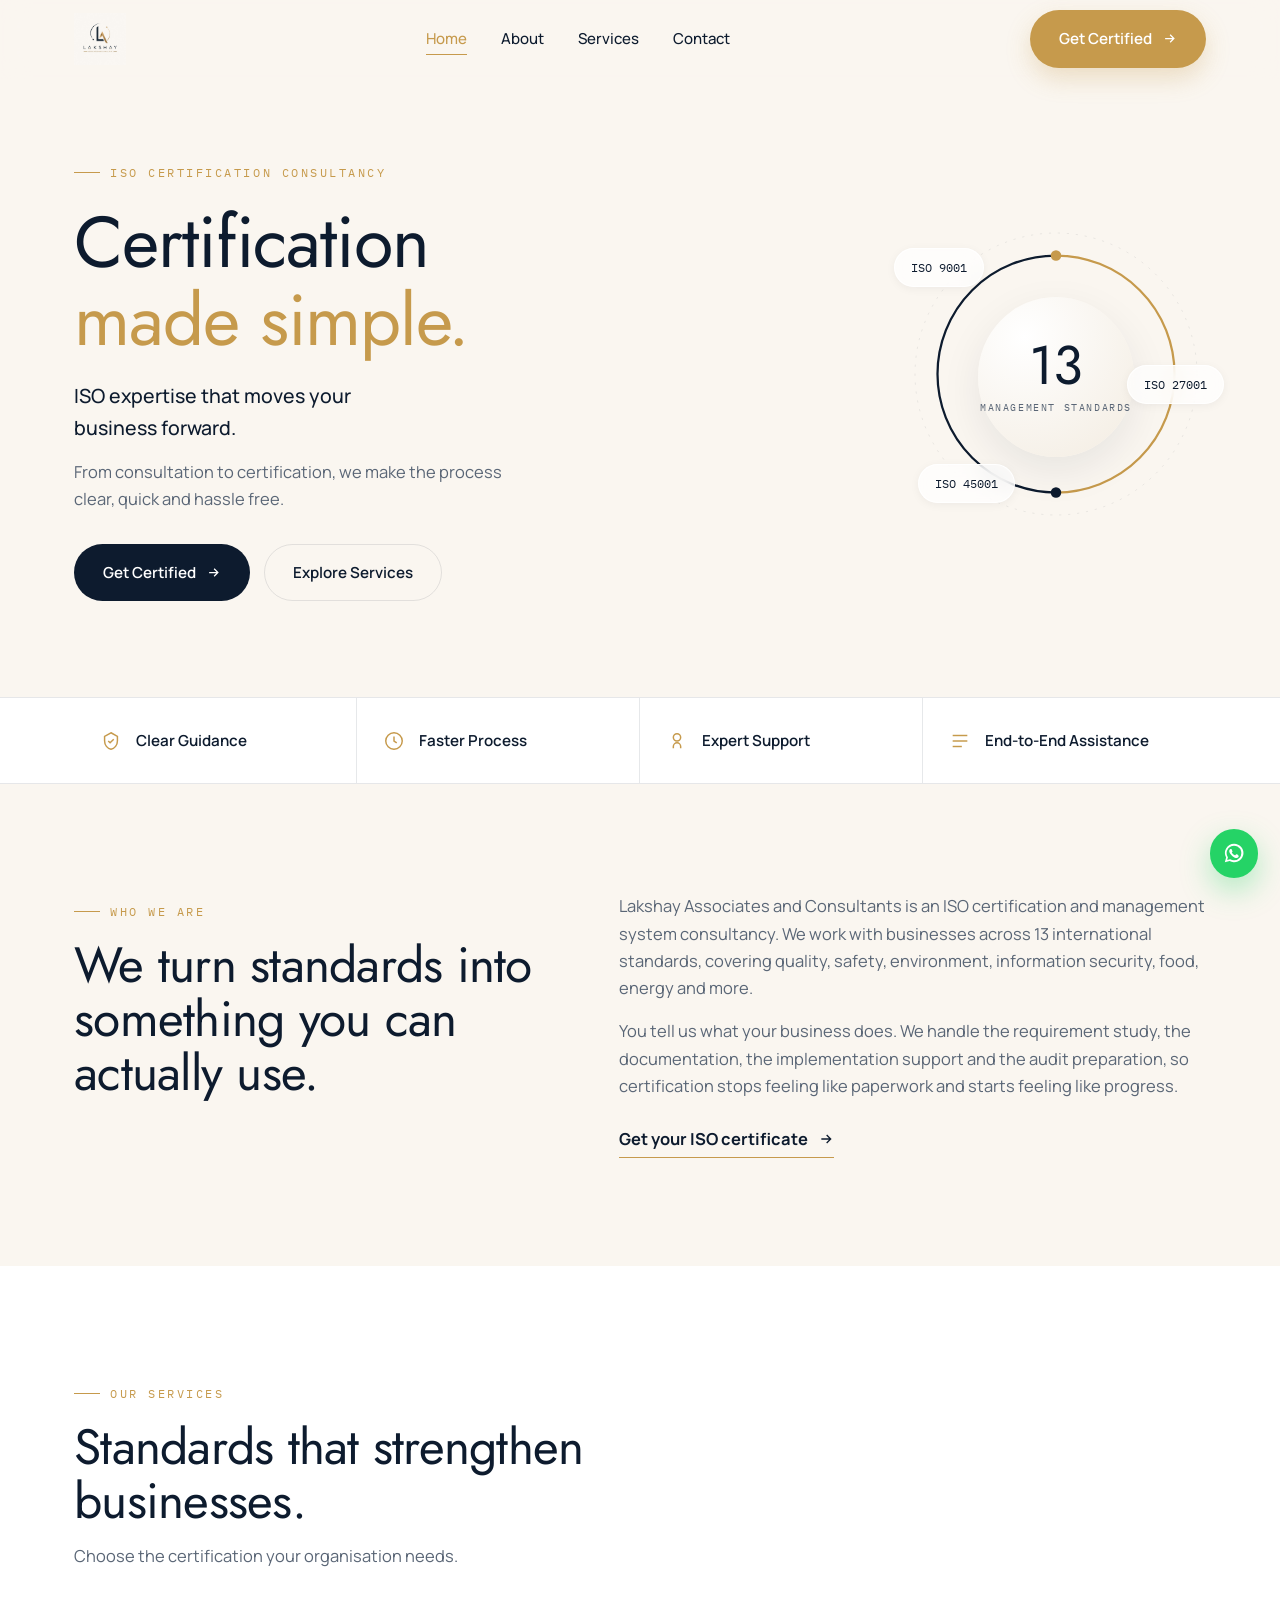
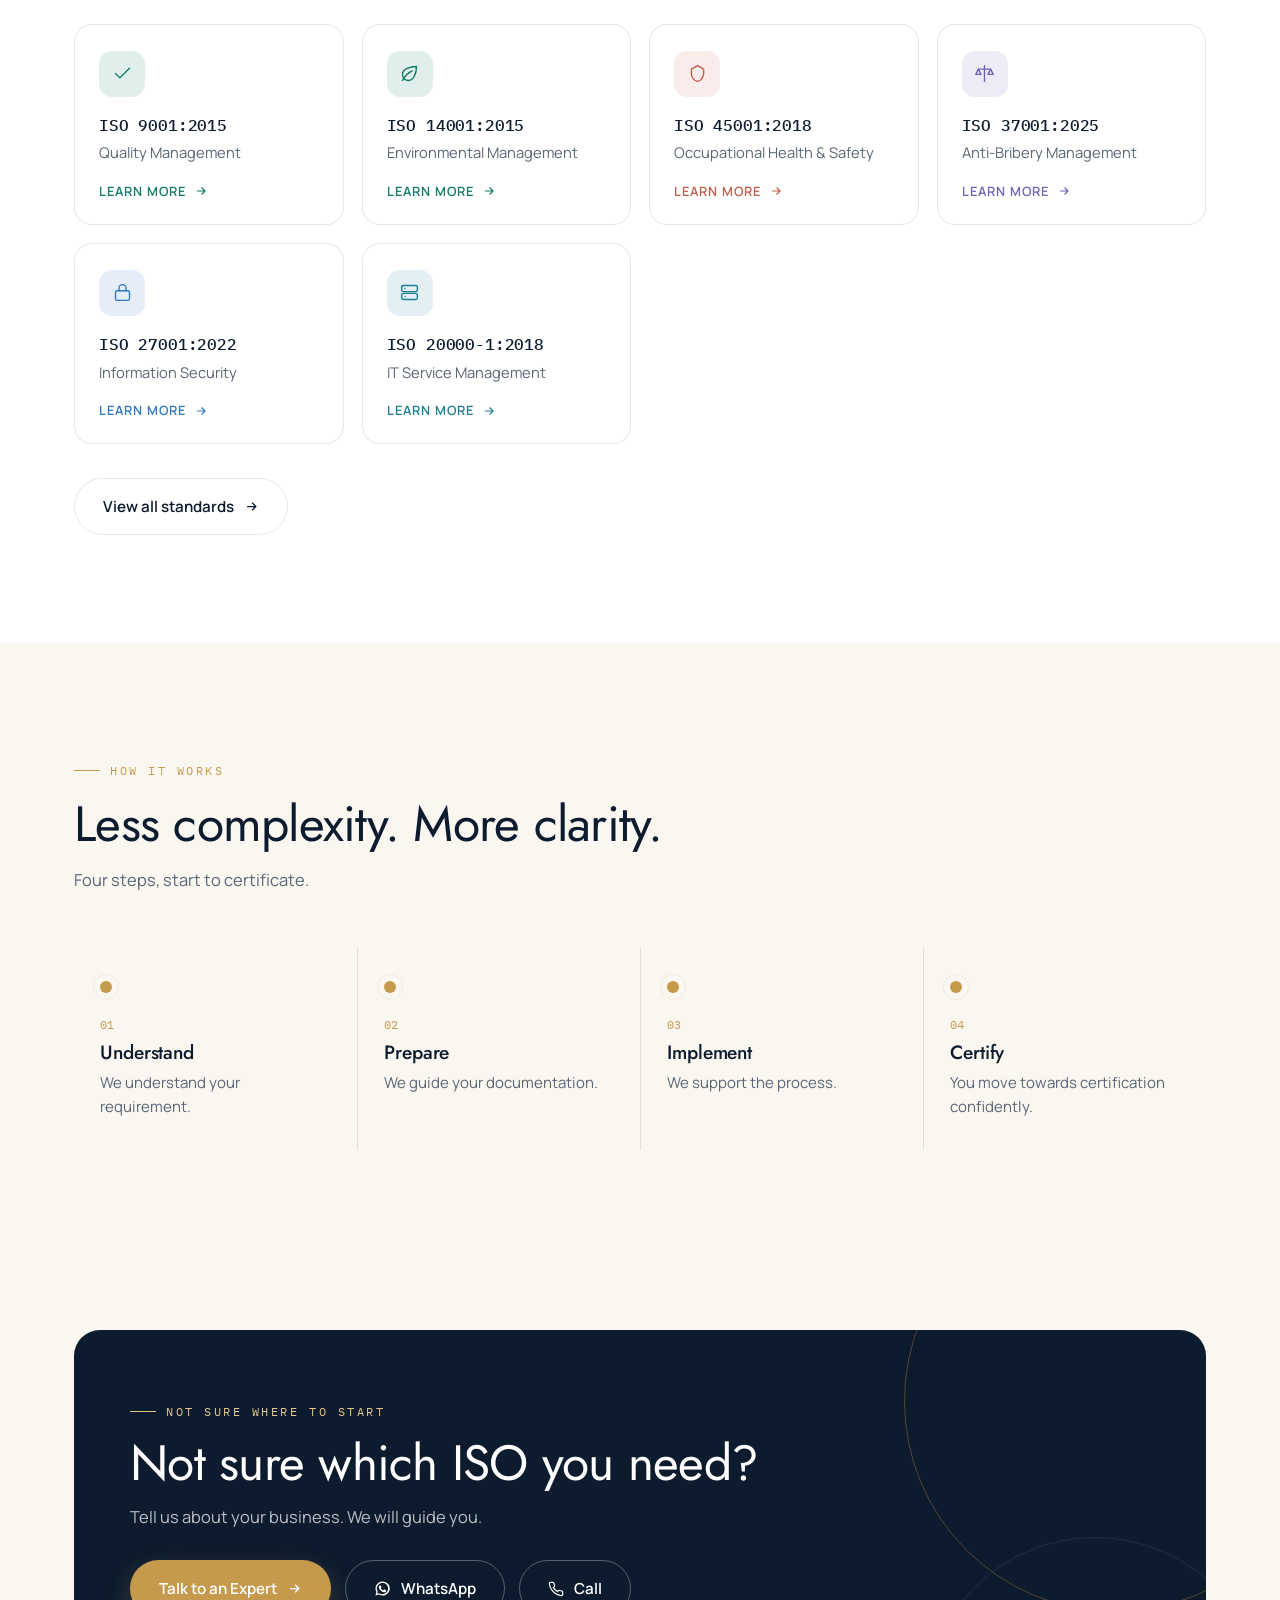
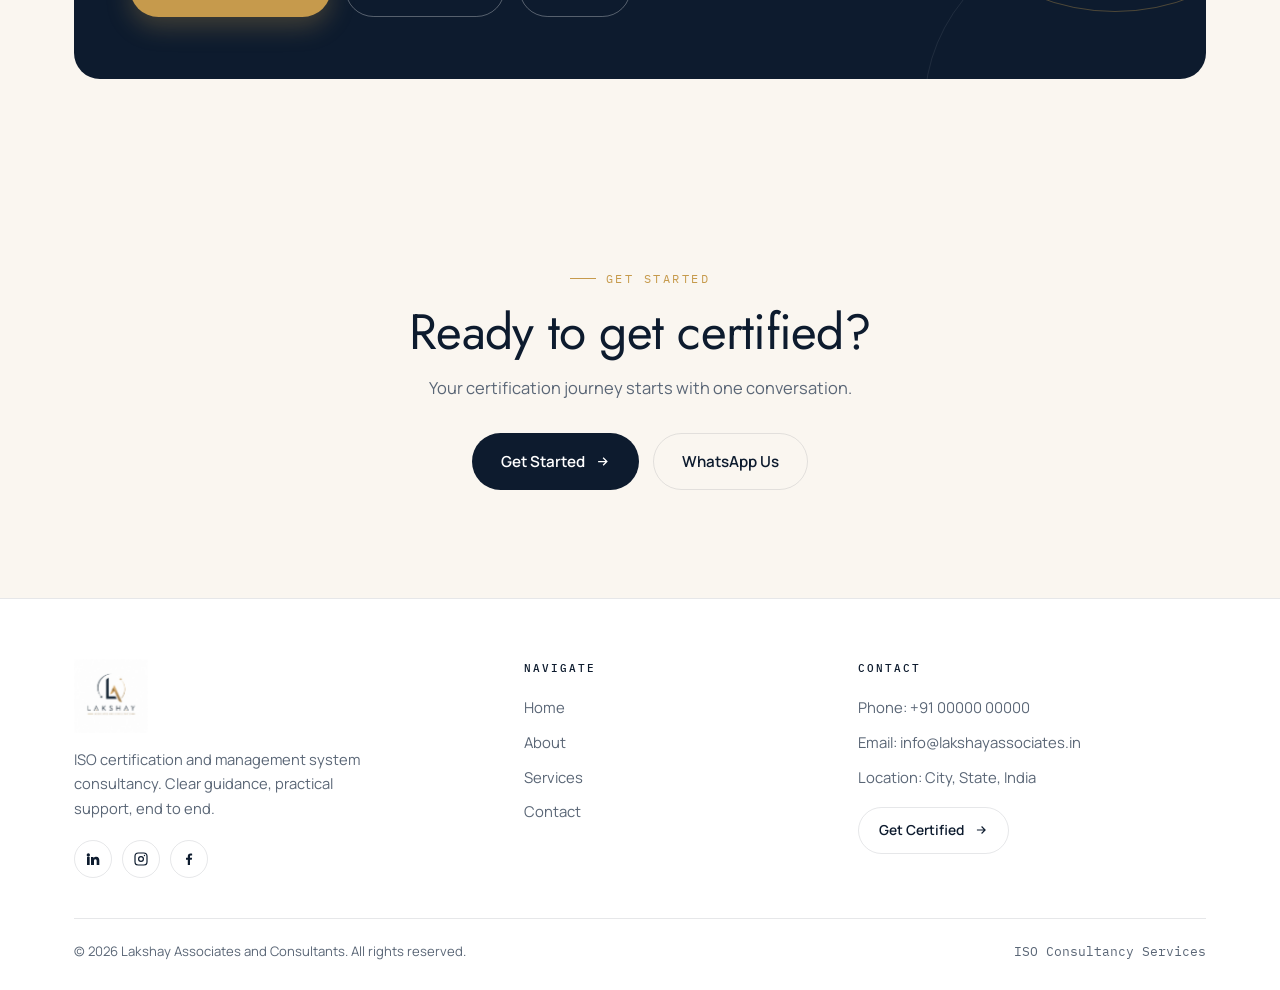
<file: index.html>
<!DOCTYPE html>
<html lang="en">
<head>
<meta charset="UTF-8">
<meta name="viewport" content="width=device-width, initial-scale=1.0">
<title>Lakshay Associates &amp; Consultants | ISO Certification Services</title>
<meta name="description" content="Professional ISO certification and management system consultancy services with clear guidance and end-to-end support.">
<meta name="keywords" content="ISO certification, ISO consultant, ISO 9001, ISO 27001, management system consultancy">
<meta property="og:title" content="Lakshay Associates &amp; Consultants | ISO Certification Services">
<meta property="og:description" content="Certification made simple. ISO expertise that moves your business forward.">
<meta property="og:type" content="website">
<link rel="icon" href="logo.jpg"><!-- PLACEHOLDER: replace with a proper favicon.ico or 32x32 png -->
<link rel="preconnect" href="https://fonts.googleapis.com">
<link rel="preconnect" href="https://fonts.gstatic.com" crossorigin>
<link href="https://fonts.googleapis.com/css2?family=Jost:wght@300;400;500&family=Manrope:wght@400;500;600;700&family=IBM+Plex+Mono:wght@400;500&display=swap" rel="stylesheet">
<link rel="stylesheet" href="style.css">
</head>
<body>
 
<!-- loading screen -->
<div class="loader" id="loader"><div class="loader__ring"></div></div>
 
<!-- ============ NAVIGATION (same on all 4 pages) ============ -->
<header class="nav" id="nav">
  <div class="container nav__inner">
    <a class="brand" href="index.html">
      <img src="logo.jpg" alt="Lakshay Associates and Consultants">
    </a>
    <nav class="nav__links" id="menu">
      <a href="index.html" class="is-active">Home</a>
      <a href="about.html">About</a>
      <a href="services.html">Services</a>
      <a href="contact.html">Contact</a>
      <a href="contact.html" class="btn btn--gold">Get Certified
        <svg width="15" height="15" viewBox="0 0 24 24" fill="none" stroke="currentColor" stroke-width="2"><path d="M5 12h14M13 6l6 6-6 6"/></svg>
      </a>
    </nav>
    <a href="contact.html" class="btn btn--gold nav__cta">Get Certified
      <svg width="15" height="15" viewBox="0 0 24 24" fill="none" stroke="currentColor" stroke-width="2"><path d="M5 12h14M13 6l6 6-6 6"/></svg>
    </a>
    <button class="nav__burger" id="burger" aria-label="Open menu" aria-expanded="false">
      <span></span><span></span><span></span>
    </button>
  </div>
</header>
 
<main>
 
<!-- ============ HERO ============ -->
<section class="hero">
  <div class="container hero__grid">
    <div>
      <span class="eyebrow">ISO Certification Consultancy</span>
      <h1>Certification<em>made simple.</em></h1>
      <p class="hero__sub">ISO expertise that moves your business forward.</p>
      <p class="hero__desc">From consultation to certification, we make the process clear, quick and hassle free.</p>
      <div class="hero__actions">
        <a href="contact.html" class="btn btn--navy">Get Certified
          <svg width="15" height="15" viewBox="0 0 24 24" fill="none" stroke="currentColor" stroke-width="2"><path d="M5 12h14M13 6l6 6-6 6"/></svg>
        </a>
        <a href="services.html" class="btn btn--ghost">Explore Services</a>
      </div>
    </div>
 
    <!-- signature arc mark, drawn from the logo -->
    <div class="orb">
      <svg viewBox="0 0 400 400" aria-hidden="true">
        <circle class="orb__ring" cx="200" cy="200" r="188"/>
        <path class="orb__arc orb__arc--navy" d="M200 42 A158 158 0 0 0 200 358"/>
        <path class="orb__arc orb__arc--gold" d="M200 42 A158 158 0 0 1 200 358"/>
        <circle cx="200" cy="42" r="7" fill="#C69A4C"/>
        <circle cx="200" cy="358" r="7" fill="#0D1B2E"/>
      </svg>
      <div class="orb__core">
        <div>
          <div class="orb__count" data-count="13">0</div>
          <span class="orb__label">Management Standards</span>
        </div>
      </div>
      <span class="chip chip--1">ISO 9001</span>
      <span class="chip chip--2">ISO 27001</span>
      <span class="chip chip--3">ISO 45001</span>
    </div>
  </div>
</section>
 
<!-- ============ TRUST STRIP ============ -->
<section class="trust">
  <div class="container">
    <div class="trust__grid">
      <div class="trust__item">
        <svg width="22" height="22" viewBox="0 0 24 24" fill="none" stroke="currentColor" stroke-width="1.6"><path d="M12 3l7 4v5c0 4.4-3 8.3-7 9-4-0.7-7-4.6-7-9V7l7-4z"/><path d="M9 12l2 2 4-4"/></svg>
        <span>Clear Guidance</span>
      </div>
      <div class="trust__item">
        <svg width="22" height="22" viewBox="0 0 24 24" fill="none" stroke="currentColor" stroke-width="1.6"><circle cx="12" cy="12" r="9"/><path d="M12 7v5l3 2"/></svg>
        <span>Faster Process</span>
      </div>
      <div class="trust__item">
        <svg width="22" height="22" viewBox="0 0 24 24" fill="none" stroke="currentColor" stroke-width="1.6"><path d="M16 20v-2a4 4 0 0 0-8 0v2"/><circle cx="12" cy="8" r="4"/></svg>
        <span>Expert Support</span>
      </div>
      <div class="trust__item">
        <svg width="22" height="22" viewBox="0 0 24 24" fill="none" stroke="currentColor" stroke-width="1.6"><path d="M4 12h16"/><path d="M4 6h16"/><path d="M4 18h10"/></svg>
        <span>End-to-End Assistance</span>
      </div>
    </div>
  </div>
</section>
 
<!-- ============ ABOUT THE COMPANY (short) ============ -->
<section class="section intro">
  <div class="container intro__grid">
    <div class="reveal">
      <span class="eyebrow">Who We Are</span>
      <h2 style="margin:18px 0 20px;">We turn standards into something you can actually use.</h2>
    </div>
    <div class="reveal">
      <p>Lakshay Associates and Consultants is an ISO certification and management system consultancy. We work with businesses across 13 international standards, covering quality, safety, environment, information security, food, energy and more.</p>
      <p>You tell us what your business does. We handle the requirement study, the documentation, the implementation support and the audit preparation, so certification stops feeling like paperwork and starts feeling like progress.</p>
      <a href="contact.html" class="intro__link">Get your ISO certificate
        <svg width="16" height="16" viewBox="0 0 24 24" fill="none" stroke="currentColor" stroke-width="2"><path d="M5 12h14M13 6l6 6-6 6"/></svg>
      </a>
    </div>
  </div>
</section>
 
<!-- ============ SERVICES ============ -->
<section class="section section--paper">
  <div class="container">
    <div class="section-head reveal">
      <span class="eyebrow">Our Services</span>
      <h2>Standards that strengthen businesses.</h2>
      <p>Choose the certification your organisation needs.</p>
    </div>
 
    <div class="cards" id="serviceCards"><!-- cards are built by script.js from one list --></div>
 
    <div style="margin-top:34px;" class="reveal">
      <a href="services.html" class="btn btn--ghost">View all standards
        <svg width="15" height="15" viewBox="0 0 24 24" fill="none" stroke="currentColor" stroke-width="2"><path d="M5 12h14M13 6l6 6-6 6"/></svg>
      </a>
    </div>
  </div>
</section>
 
<!-- ============ WHY CHOOSE US ============ -->
<section class="section">
  <div class="container">
    <div class="section-head reveal">
      <span class="eyebrow">How It Works</span>
      <h2>Less complexity. More clarity.</h2>
      <p>Four steps, start to certificate.</p>
    </div>
    <div class="journey">
      <div class="step reveal">
        <div class="step__dot"></div>
        <span class="step__no">01</span>
        <h3>Understand</h3>
        <p>We understand your requirement.</p>
      </div>
      <div class="step reveal">
        <div class="step__dot"></div>
        <span class="step__no">02</span>
        <h3>Prepare</h3>
        <p>We guide your documentation.</p>
      </div>
      <div class="step reveal">
        <div class="step__dot"></div>
        <span class="step__no">03</span>
        <h3>Implement</h3>
        <p>We support the process.</p>
      </div>
      <div class="step reveal">
        <div class="step__dot"></div>
        <span class="step__no">04</span>
        <h3>Certify</h3>
        <p>You move towards certification confidently.</p>
      </div>
    </div>
  </div>
</section>
 
<!-- ============ NAVY CTA ============ -->
<section class="section--tight">
  <div class="container">
    <div class="band reveal">
      <div class="band__inner">
        <span class="eyebrow">Not Sure Where To Start</span>
        <h2>Not sure which ISO you need?</h2>
        <p>Tell us about your business. We will guide you.</p>
        <div class="band__actions">
          <a href="contact.html" class="btn btn--gold">Talk to an Expert
            <svg width="15" height="15" viewBox="0 0 24 24" fill="none" stroke="currentColor" stroke-width="2"><path d="M5 12h14M13 6l6 6-6 6"/></svg>
          </a>
          <!-- PLACEHOLDER: replace 910000000000 with the real WhatsApp number -->
          <a href="https://wa.me/910000000000" target="_blank" rel="noopener" class="btn btn--outline-light">
            <svg width="17" height="17" viewBox="0 0 24 24" fill="currentColor"><path d="M12 2a10 10 0 0 0-8.6 15L2 22l5.2-1.4A10 10 0 1 0 12 2zm0 18a8 8 0 0 1-4.1-1.1l-.3-.2-3 .8.8-2.9-.2-.3A8 8 0 1 1 12 20zm4.5-5.9c-.2-.1-1.4-.7-1.6-.8s-.4-.1-.6.1-.6.8-.8 1-.3.2-.6.1a6.6 6.6 0 0 1-3.2-2.8c-.2-.4.2-.4.6-1.2a.5.5 0 0 0 0-.5c0-.1-.6-1.4-.8-1.9s-.4-.4-.6-.4h-.5a1 1 0 0 0-.7.3 2.9 2.9 0 0 0-.9 2.2 5 5 0 0 0 1.1 2.7 11.5 11.5 0 0 0 4.4 3.9c1.6.7 2.2.7 3 .6a2.6 2.6 0 0 0 1.7-1.2 2.1 2.1 0 0 0 .1-1.2c0-.1-.2-.2-.5-.3z"/></svg>
            WhatsApp
          </a>
          <!-- PLACEHOLDER: replace with the real phone number -->
          <a href="tel:+910000000000" class="btn btn--outline-light">
            <svg width="16" height="16" viewBox="0 0 24 24" fill="none" stroke="currentColor" stroke-width="1.8"><path d="M22 16.9v3a2 2 0 0 1-2.2 2 19.8 19.8 0 0 1-8.6-3.1 19.5 19.5 0 0 1-6-6A19.8 19.8 0 0 1 2.1 4.2 2 2 0 0 1 4.1 2h3a2 2 0 0 1 2 1.7c.1 1 .4 1.9.7 2.8a2 2 0 0 1-.4 2.1L8.1 9.9a16 16 0 0 0 6 6l1.3-1.3a2 2 0 0 1 2.1-.4c.9.3 1.8.6 2.8.7a2 2 0 0 1 1.7 2z"/></svg>
            Call
          </a>
        </div>
      </div>
    </div>
  </div>
</section>
 
<!-- ============ FINAL CTA ============ -->
<section class="section closing">
  <div class="container reveal">
    <span class="eyebrow">Get Started</span>
    <h2>Ready to get certified?</h2>
    <p>Your certification journey starts with one conversation.</p>
    <div class="band__actions">
      <a href="contact.html" class="btn btn--navy">Get Started
        <svg width="15" height="15" viewBox="0 0 24 24" fill="none" stroke="currentColor" stroke-width="2"><path d="M5 12h14M13 6l6 6-6 6"/></svg>
      </a>
      <a href="https://wa.me/910000000000" target="_blank" rel="noopener" class="btn btn--ghost">WhatsApp Us</a>
    </div>
  </div>
</section>
 
</main>
 
<!-- ============ FOOTER (same on all 4 pages) ============ -->
<footer class="footer">
  <div class="container">
    <div class="footer__grid">
      <div class="footer__brand">
        <img src="logo.jpg" alt="Lakshay Associates and Consultants">
        <p>ISO certification and management system consultancy. Clear guidance, practical support, end to end.</p>
        <div class="footer__social">
          <!-- PLACEHOLDER: add the real social links -->
          <a href="#" aria-label="LinkedIn"><svg width="16" height="16" viewBox="0 0 24 24" fill="currentColor"><path d="M4.98 3.5a2.5 2.5 0 1 1 0 5 2.5 2.5 0 0 1 0-5zM3 9h4v12H3zM9 9h3.8v1.7h.1a4.2 4.2 0 0 1 3.8-2c4 0 4.8 2.6 4.8 6V21h-4v-5.6c0-1.3 0-3-1.9-3s-2.1 1.4-2.1 2.9V21H9z"/></svg></a>
          <a href="#" aria-label="Instagram"><svg width="16" height="16" viewBox="0 0 24 24" fill="none" stroke="currentColor" stroke-width="1.8"><rect x="3" y="3" width="18" height="18" rx="5"/><circle cx="12" cy="12" r="3.6"/><circle cx="17.2" cy="6.8" r="1" fill="currentColor" stroke="none"/></svg></a>
          <a href="#" aria-label="Facebook"><svg width="16" height="16" viewBox="0 0 24 24" fill="currentColor"><path d="M13.5 21v-8h2.7l.4-3h-3.1V8.2c0-.9.3-1.5 1.5-1.5h1.7V4c-.3 0-1.3-.1-2.4-.1-2.4 0-4.1 1.5-4.1 4.2V10H7.5v3h2.7v8z"/></svg></a>
        </div>
      </div>
 
      <div>
        <h4>Navigate</h4>
        <ul class="footer__list">
          <li><a href="index.html">Home</a></li>
          <li><a href="about.html">About</a></li>
          <li><a href="services.html">Services</a></li>
          <li><a href="contact.html">Contact</a></li>
        </ul>
      </div>
 
      <div>
        <h4>Contact</h4>
        <ul class="footer__list">
          <!-- PLACEHOLDER: replace all three with real details -->
          <li><a href="tel:+910000000000">Phone: +91 00000 00000</a></li>
          <li><a href="mailto:info@lakshayassociates.in">Email: info@lakshayassociates.in</a></li>
          <li>Location: City, State, India</li>
        </ul>
        <a href="contact.html" class="btn btn--ghost" style="margin-top:18px;padding:11px 20px;font-size:0.86rem;">Get Certified
          <svg width="14" height="14" viewBox="0 0 24 24" fill="none" stroke="currentColor" stroke-width="2"><path d="M5 12h14M13 6l6 6-6 6"/></svg>
        </a>
      </div>
    </div>
    <div class="footer__bottom">
      <span>&copy; <span id="year">2026</span> Lakshay Associates and Consultants. All rights reserved.</span>
      <span class="mono">ISO Consultancy Services</span>
    </div>
  </div>
</footer>
 
<!-- floating WhatsApp -->
<a class="wa" href="https://wa.me/910000000000" target="_blank" rel="noopener" aria-label="Chat with us on WhatsApp">
  <svg width="22" height="22" viewBox="0 0 24 24" fill="currentColor"><path d="M12 2a10 10 0 0 0-8.6 15L2 22l5.2-1.4A10 10 0 1 0 12 2zm0 18a8 8 0 0 1-4.1-1.1l-.3-.2-3 .8.8-2.9-.2-.3A8 8 0 1 1 12 20zm4.5-5.9c-.2-.1-1.4-.7-1.6-.8s-.4-.1-.6.1-.6.8-.8 1-.3.2-.6.1a6.6 6.6 0 0 1-3.2-2.8c-.2-.4.2-.4.6-1.2a.5.5 0 0 0 0-.5c0-.1-.6-1.4-.8-1.9s-.4-.4-.6-.4h-.5a1 1 0 0 0-.7.3 2.9 2.9 0 0 0-.9 2.2 5 5 0 0 0 1.1 2.7 11.5 11.5 0 0 0 4.4 3.9c1.6.7 2.2.7 3 .6a2.6 2.6 0 0 0 1.7-1.2 2.1 2.1 0 0 0 .1-1.2c0-.1-.2-.2-.5-.3z"/></svg>
  <span>Chat with us</span>
</a>
 
<script src="script.js"></script>
</body>
</html>
</file>
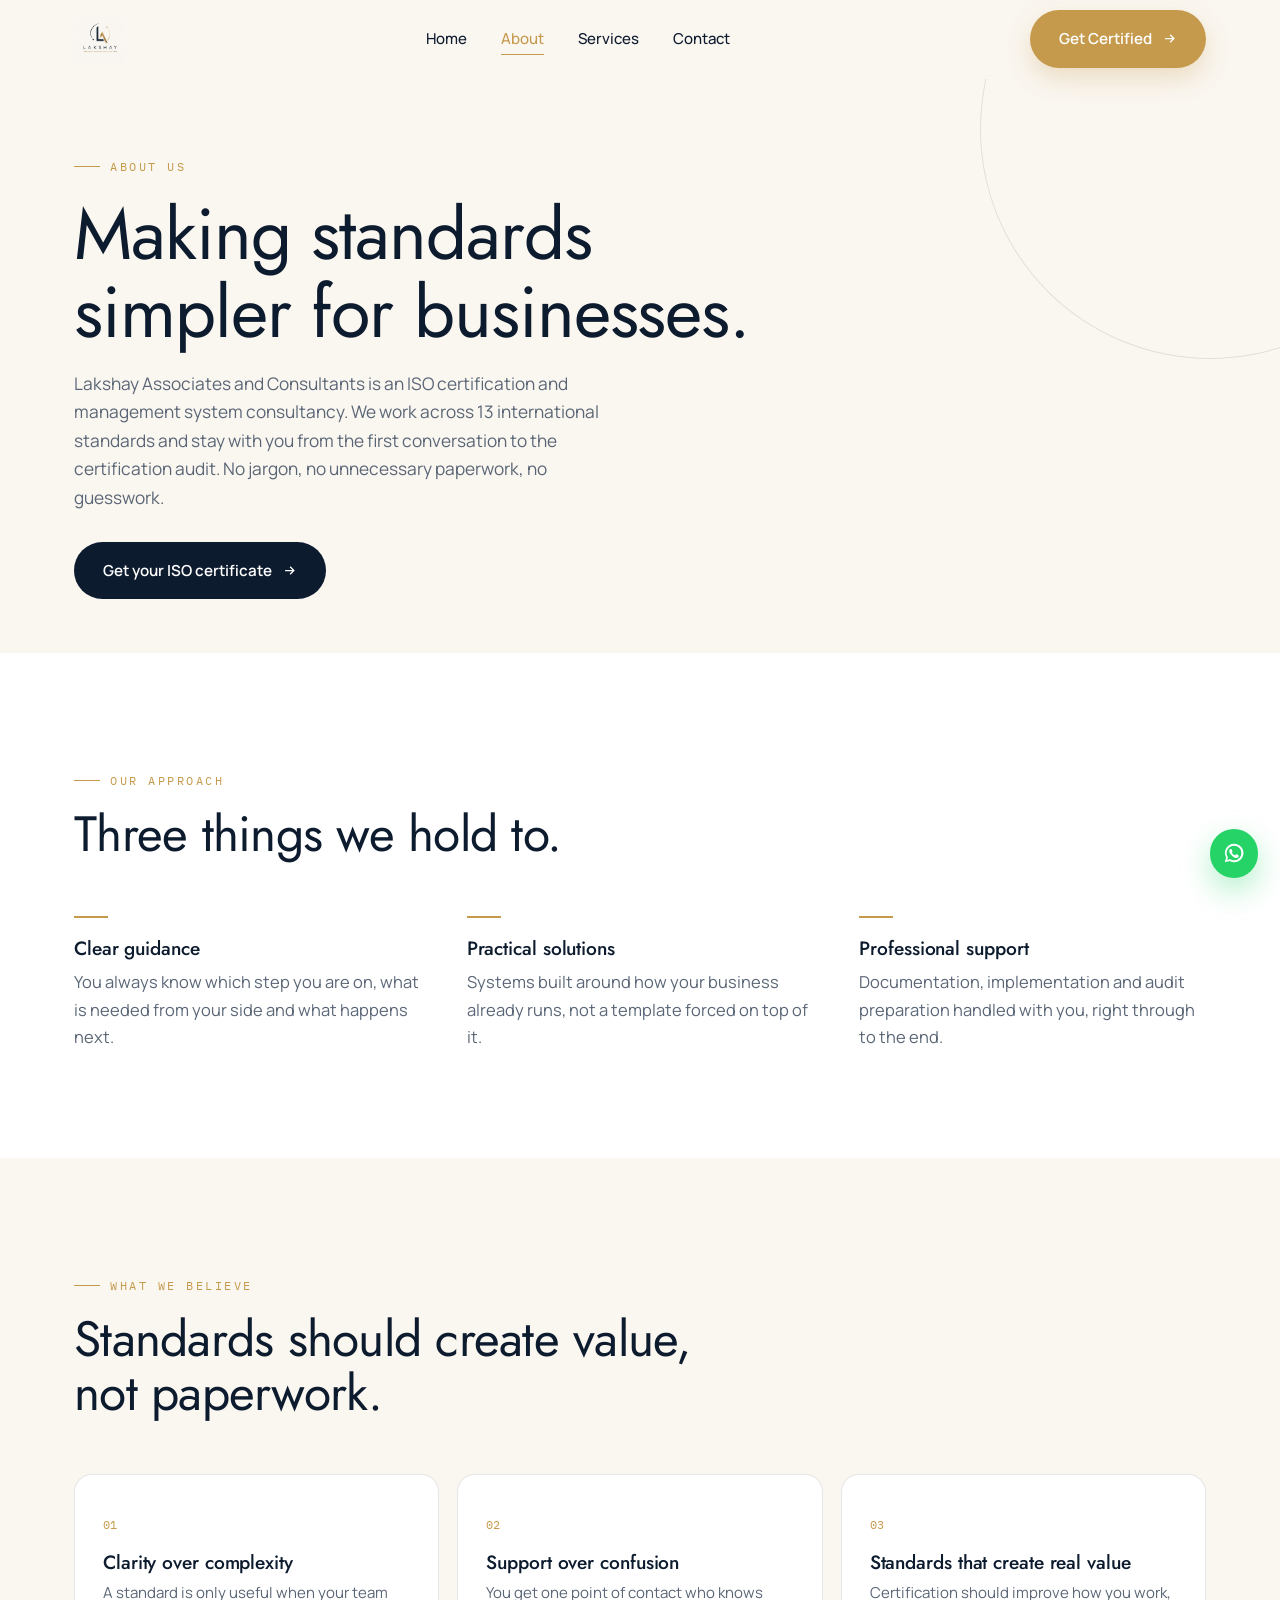
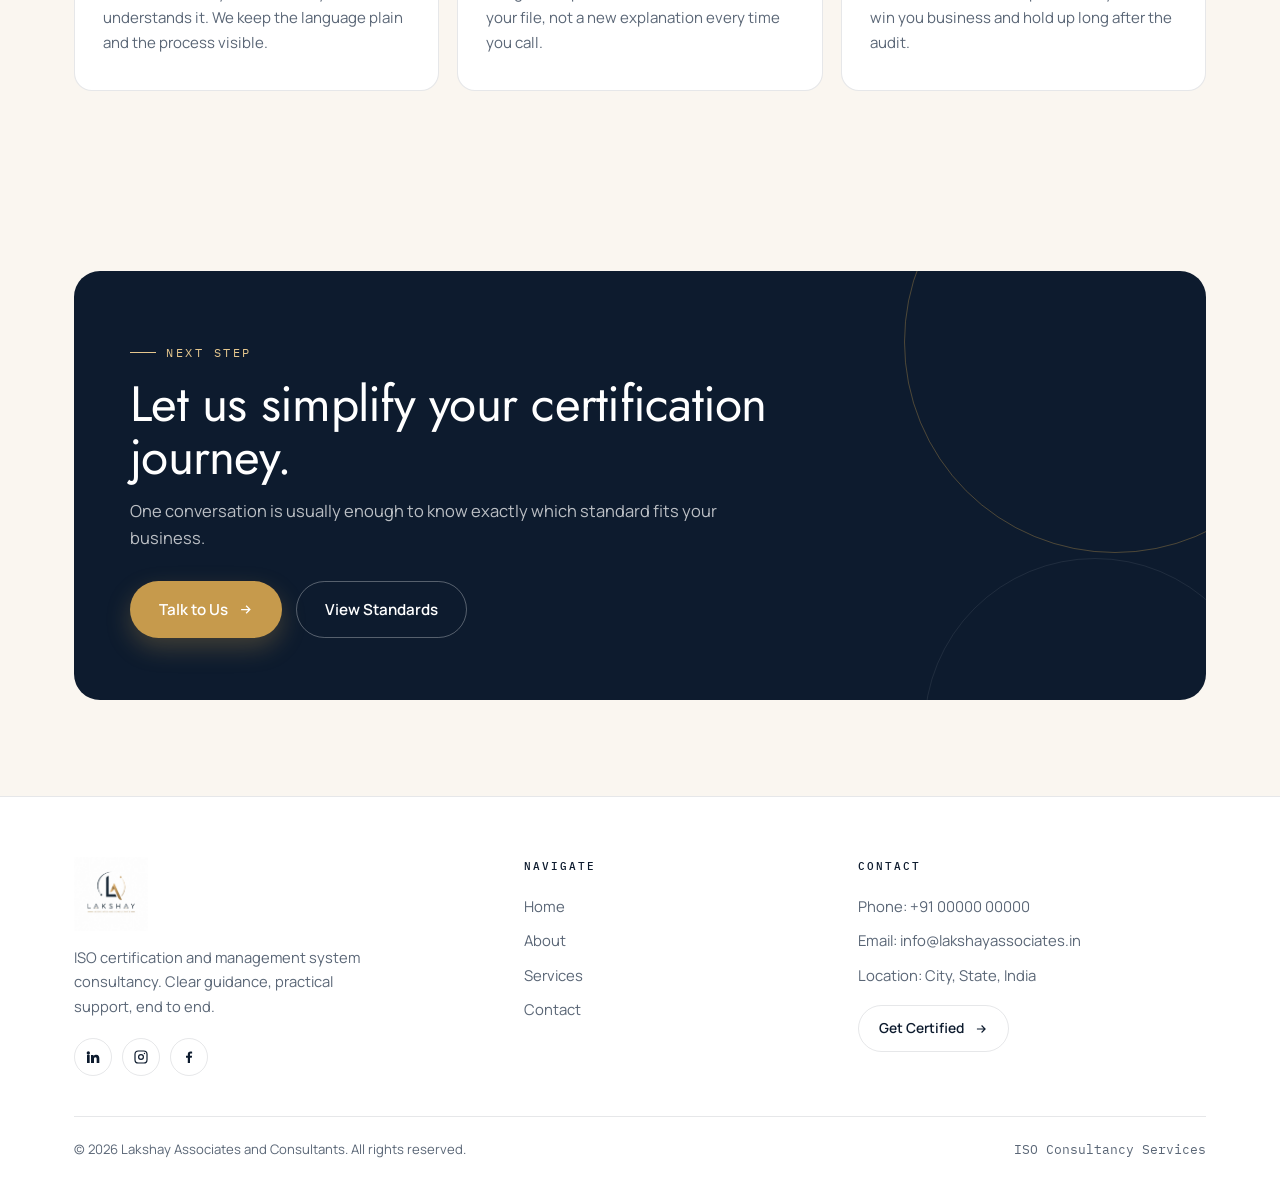
<file: about.html>
<!DOCTYPE html>
<html lang="en">
<head>
<meta charset="UTF-8">
<meta name="viewport" content="width=device-width, initial-scale=1.0">
<title>About Us | Lakshay Associates &amp; Consultants</title>
<meta name="description" content="Lakshay Associates and Consultants makes ISO certification simpler for businesses with clear guidance, practical solutions and professional support.">
<link rel="icon" href="logo.jpg">
<link rel="preconnect" href="https://fonts.googleapis.com">
<link rel="preconnect" href="https://fonts.gstatic.com" crossorigin>
<link href="https://fonts.googleapis.com/css2?family=Jost:wght@300;400;500&family=Manrope:wght@400;500;600;700&family=IBM+Plex+Mono:wght@400;500&display=swap" rel="stylesheet">
<link rel="stylesheet" href="style.css">
</head>
<body>
 
<div class="loader" id="loader"><div class="loader__ring"></div></div>
 
<header class="nav" id="nav">
  <div class="container nav__inner">
    <a class="brand" href="index.html"><img src="logo.jpg" alt="Lakshay Associates and Consultants"></a>
    <nav class="nav__links" id="menu">
      <a href="index.html">Home</a>
      <a href="about.html" class="is-active">About</a>
      <a href="services.html">Services</a>
      <a href="contact.html">Contact</a>
      <a href="contact.html" class="btn btn--gold">Get Certified
        <svg width="15" height="15" viewBox="0 0 24 24" fill="none" stroke="currentColor" stroke-width="2"><path d="M5 12h14M13 6l6 6-6 6"/></svg>
      </a>
    </nav>
    <a href="contact.html" class="btn btn--gold nav__cta">Get Certified
      <svg width="15" height="15" viewBox="0 0 24 24" fill="none" stroke="currentColor" stroke-width="2"><path d="M5 12h14M13 6l6 6-6 6"/></svg>
    </a>
    <button class="nav__burger" id="burger" aria-label="Open menu" aria-expanded="false">
      <span></span><span></span><span></span>
    </button>
  </div>
</header>
 
<main>
 
<section class="pagehead">
  <div class="pagehead__arc"></div>
  <div class="container">
    <span class="eyebrow">About Us</span>
    <h1>Making standards simpler for businesses.</h1>
    <p>Lakshay Associates and Consultants is an ISO certification and management system consultancy. We work across 13 international standards and stay with you from the first conversation to the certification audit. No jargon, no unnecessary paperwork, no guesswork.</p>
    <div style="margin-top:30px;">
      <a href="contact.html" class="btn btn--navy">Get your ISO certificate
        <svg width="15" height="15" viewBox="0 0 24 24" fill="none" stroke="currentColor" stroke-width="2"><path d="M5 12h14M13 6l6 6-6 6"/></svg>
      </a>
    </div>
  </div>
</section>
 
<section class="section section--paper">
  <div class="container">
    <div class="section-head reveal">
      <span class="eyebrow">Our Approach</span>
      <h2>Three things we hold to.</h2>
    </div>
    <div class="approach">
      <div class="approach__col reveal">
        <div class="rule"></div>
        <h3>Clear guidance</h3>
        <p>You always know which step you are on, what is needed from your side and what happens next.</p>
      </div>
      <div class="approach__col reveal">
        <div class="rule"></div>
        <h3>Practical solutions</h3>
        <p>Systems built around how your business already runs, not a template forced on top of it.</p>
      </div>
      <div class="approach__col reveal">
        <div class="rule"></div>
        <h3>Professional support</h3>
        <p>Documentation, implementation and audit preparation handled with you, right through to the end.</p>
      </div>
    </div>
  </div>
</section>
 
<section class="section">
  <div class="container">
    <div class="section-head reveal">
      <span class="eyebrow">What We Believe</span>
      <h2>Standards should create value, not paperwork.</h2>
    </div>
    <div class="belief">
      <div class="belief__item reveal">
        <span class="mono">01</span>
        <h3>Clarity over complexity</h3>
        <p>A standard is only useful when your team understands it. We keep the language plain and the process visible.</p>
      </div>
      <div class="belief__item reveal">
        <span class="mono">02</span>
        <h3>Support over confusion</h3>
        <p>You get one point of contact who knows your file, not a new explanation every time you call.</p>
      </div>
      <div class="belief__item reveal">
        <span class="mono">03</span>
        <h3>Standards that create real value</h3>
        <p>Certification should improve how you work, win you business and hold up long after the audit.</p>
      </div>
    </div>
  </div>
</section>
 
<section class="section--tight" style="padding-bottom:96px;">
  <div class="container">
    <div class="band reveal">
      <div class="band__inner">
        <span class="eyebrow">Next Step</span>
        <h2>Let us simplify your certification journey.</h2>
        <p>One conversation is usually enough to know exactly which standard fits your business.</p>
        <div class="band__actions">
          <a href="contact.html" class="btn btn--gold">Talk to Us
            <svg width="15" height="15" viewBox="0 0 24 24" fill="none" stroke="currentColor" stroke-width="2"><path d="M5 12h14M13 6l6 6-6 6"/></svg>
          </a>
          <a href="services.html" class="btn btn--outline-light">View Standards</a>
        </div>
      </div>
    </div>
  </div>
</section>
 
</main>
 
<footer class="footer">
  <div class="container">
    <div class="footer__grid">
      <div class="footer__brand">
        <img src="logo.jpg" alt="Lakshay Associates and Consultants">
        <p>ISO certification and management system consultancy. Clear guidance, practical support, end to end.</p>
        <div class="footer__social">
          <a href="#" aria-label="LinkedIn"><svg width="16" height="16" viewBox="0 0 24 24" fill="currentColor"><path d="M4.98 3.5a2.5 2.5 0 1 1 0 5 2.5 2.5 0 0 1 0-5zM3 9h4v12H3zM9 9h3.8v1.7h.1a4.2 4.2 0 0 1 3.8-2c4 0 4.8 2.6 4.8 6V21h-4v-5.6c0-1.3 0-3-1.9-3s-2.1 1.4-2.1 2.9V21H9z"/></svg></a>
          <a href="#" aria-label="Instagram"><svg width="16" height="16" viewBox="0 0 24 24" fill="none" stroke="currentColor" stroke-width="1.8"><rect x="3" y="3" width="18" height="18" rx="5"/><circle cx="12" cy="12" r="3.6"/><circle cx="17.2" cy="6.8" r="1" fill="currentColor" stroke="none"/></svg></a>
          <a href="#" aria-label="Facebook"><svg width="16" height="16" viewBox="0 0 24 24" fill="currentColor"><path d="M13.5 21v-8h2.7l.4-3h-3.1V8.2c0-.9.3-1.5 1.5-1.5h1.7V4c-.3 0-1.3-.1-2.4-.1-2.4 0-4.1 1.5-4.1 4.2V10H7.5v3h2.7v8z"/></svg></a>
        </div>
      </div>
      <div>
        <h4>Navigate</h4>
        <ul class="footer__list">
          <li><a href="index.html">Home</a></li>
          <li><a href="about.html">About</a></li>
          <li><a href="services.html">Services</a></li>
          <li><a href="contact.html">Contact</a></li>
        </ul>
      </div>
      <div>
        <h4>Contact</h4>
        <ul class="footer__list">
          <li><a href="tel:+910000000000">Phone: +91 00000 00000</a></li>
          <li><a href="mailto:info@lakshayassociates.in">Email: info@lakshayassociates.in</a></li>
          <li>Location: City, State, India</li>
        </ul>
        <a href="contact.html" class="btn btn--ghost" style="margin-top:18px;padding:11px 20px;font-size:0.86rem;">Get Certified
          <svg width="14" height="14" viewBox="0 0 24 24" fill="none" stroke="currentColor" stroke-width="2"><path d="M5 12h14M13 6l6 6-6 6"/></svg>
        </a>
      </div>
    </div>
    <div class="footer__bottom">
      <span>&copy; <span id="year">2026</span> Lakshay Associates and Consultants. All rights reserved.</span>
      <span class="mono">ISO Consultancy Services</span>
    </div>
  </div>
</footer>
 
<a class="wa" href="https://wa.me/910000000000" target="_blank" rel="noopener" aria-label="Chat with us on WhatsApp">
  <svg width="22" height="22" viewBox="0 0 24 24" fill="currentColor"><path d="M12 2a10 10 0 0 0-8.6 15L2 22l5.2-1.4A10 10 0 1 0 12 2zm0 18a8 8 0 0 1-4.1-1.1l-.3-.2-3 .8.8-2.9-.2-.3A8 8 0 1 1 12 20zm4.5-5.9c-.2-.1-1.4-.7-1.6-.8s-.4-.1-.6.1-.6.8-.8 1-.3.2-.6.1a6.6 6.6 0 0 1-3.2-2.8c-.2-.4.2-.4.6-1.2a.5.5 0 0 0 0-.5c0-.1-.6-1.4-.8-1.9s-.4-.4-.6-.4h-.5a1 1 0 0 0-.7.3 2.9 2.9 0 0 0-.9 2.2 5 5 0 0 0 1.1 2.7 11.5 11.5 0 0 0 4.4 3.9c1.6.7 2.2.7 3 .6a2.6 2.6 0 0 0 1.7-1.2 2.1 2.1 0 0 0 .1-1.2c0-.1-.2-.2-.5-.3z"/></svg>
  <span>Chat with us</span>
</a>
 
<script src="script.js"></script>
</body>
</html>
</file>
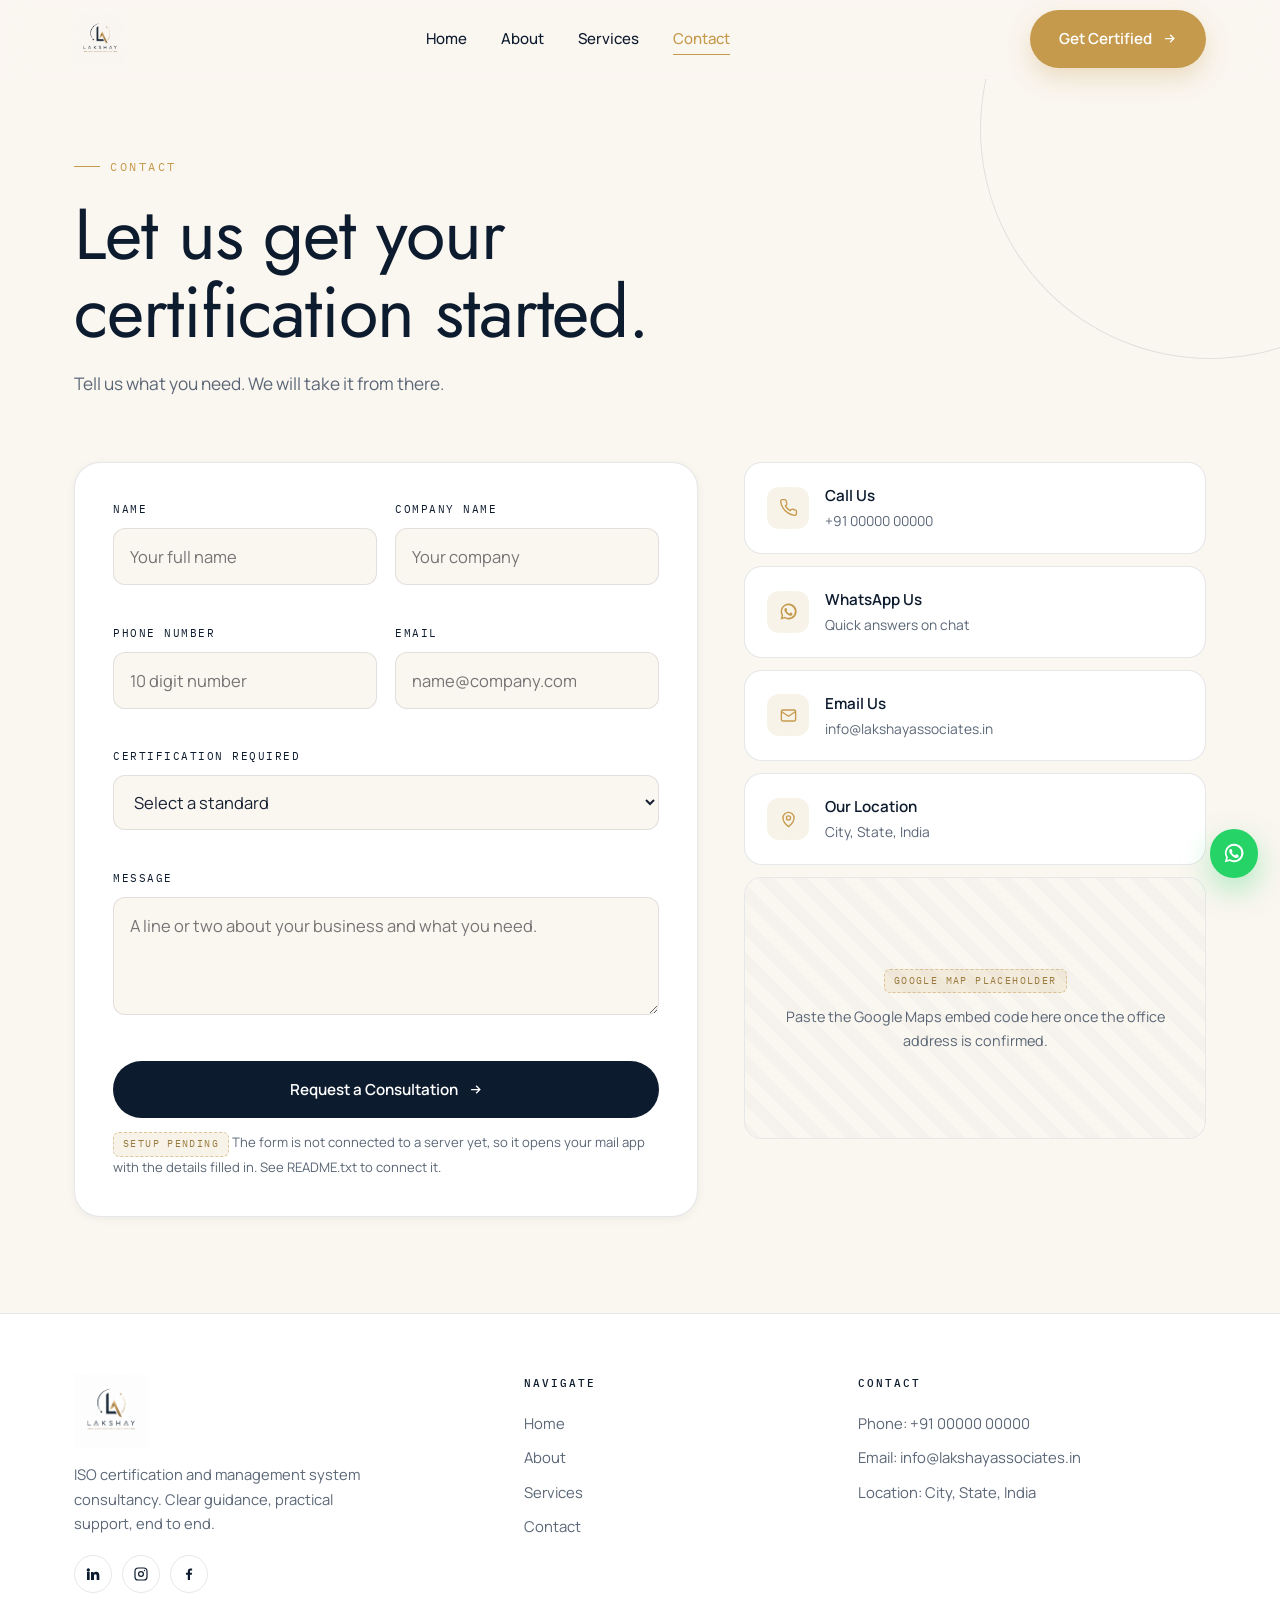
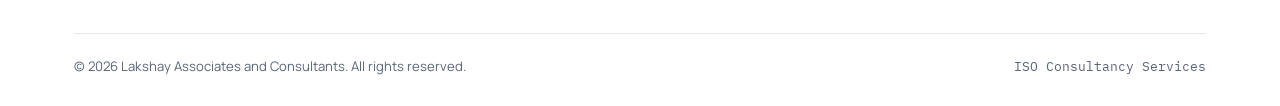
<file: contact.html>
<!DOCTYPE html>
<html lang="en">
<head>
<meta charset="UTF-8">
<meta name="viewport" content="width=device-width, initial-scale=1.0">
<title>Contact | Lakshay Associates &amp; Consultants</title>
<meta name="description" content="Talk to Lakshay Associates and Consultants about ISO certification. Request a consultation by form, call or WhatsApp.">
<link rel="icon" href="logo.jpg">
<link rel="preconnect" href="https://fonts.googleapis.com">
<link rel="preconnect" href="https://fonts.gstatic.com" crossorigin>
<link href="https://fonts.googleapis.com/css2?family=Jost:wght@300;400;500&family=Manrope:wght@400;500;600;700&family=IBM+Plex+Mono:wght@400;500&display=swap" rel="stylesheet">
<link rel="stylesheet" href="style.css">
</head>
<body>
 
<div class="loader" id="loader"><div class="loader__ring"></div></div>
 
<header class="nav" id="nav">
  <div class="container nav__inner">
    <a class="brand" href="index.html"><img src="logo.jpg" alt="Lakshay Associates and Consultants"></a>
    <nav class="nav__links" id="menu">
      <a href="index.html">Home</a>
      <a href="about.html">About</a>
      <a href="services.html">Services</a>
      <a href="contact.html" class="is-active">Contact</a>
      <a href="contact.html" class="btn btn--gold">Get Certified
        <svg width="15" height="15" viewBox="0 0 24 24" fill="none" stroke="currentColor" stroke-width="2"><path d="M5 12h14M13 6l6 6-6 6"/></svg>
      </a>
    </nav>
    <a href="contact.html" class="btn btn--gold nav__cta">Get Certified
      <svg width="15" height="15" viewBox="0 0 24 24" fill="none" stroke="currentColor" stroke-width="2"><path d="M5 12h14M13 6l6 6-6 6"/></svg>
    </a>
    <button class="nav__burger" id="burger" aria-label="Open menu" aria-expanded="false">
      <span></span><span></span><span></span>
    </button>
  </div>
</header>
 
<main>
 
<section class="pagehead">
  <div class="pagehead__arc"></div>
  <div class="container">
    <span class="eyebrow">Contact</span>
    <h1>Let us get your certification started.</h1>
    <p>Tell us what you need. We will take it from there.</p>
  </div>
</section>
 
<section class="section--tight" style="padding-top:10px;padding-bottom:96px;">
  <div class="container contact__grid">
 
    <!-- ENQUIRY FORM -->
    <div class="form reveal">
      <form id="enquiryForm" novalidate>
        <div class="field--row">
          <div class="field">
            <label for="name">Name</label>
            <input type="text" id="name" name="name" placeholder="Your full name" required>
            <small></small>
          </div>
          <div class="field">
            <label for="company">Company Name</label>
            <input type="text" id="company" name="company" placeholder="Your company" required>
            <small></small>
          </div>
        </div>
 
        <div class="field--row">
          <div class="field">
            <label for="phone">Phone Number</label>
            <input type="tel" id="phone" name="phone" placeholder="10 digit number" required>
            <small></small>
          </div>
          <div class="field">
            <label for="email">Email</label>
            <input type="email" id="email" name="email" placeholder="name@company.com" required>
            <small></small>
          </div>
        </div>
 
        <div class="field">
          <label for="certification">Certification Required</label>
          <select id="certification" name="certification" required>
            <option value="">Select a standard</option>
            <!-- the 13 standards are added by script.js -->
          </select>
          <small></small>
        </div>
 
        <div class="field">
          <label for="message">Message</label>
          <textarea id="message" name="message" placeholder="A line or two about your business and what you need."></textarea>
          <small></small>
        </div>
 
        <button type="submit" class="btn btn--navy" style="width:100%;justify-content:center;">Request a Consultation
          <svg width="15" height="15" viewBox="0 0 24 24" fill="none" stroke="currentColor" stroke-width="2"><path d="M5 12h14M13 6l6 6-6 6"/></svg>
        </button>
 
        <p class="form__note">
          <span class="tag-placeholder">Setup pending</span>
          The form is not connected to a server yet, so it opens your mail app with the details filled in. See README.txt to connect it.
        </p>
      </form>
    </div>
 
    <!-- WAYS TO REACH US -->
    <div>
      <div class="reach reveal">
        <!-- PLACEHOLDER: real number, email and address go here -->
        <a class="reach__item" href="tel:+910000000000">
          <span class="reach__icon">
            <svg width="19" height="19" viewBox="0 0 24 24" fill="none" stroke="currentColor" stroke-width="1.7"><path d="M22 16.9v3a2 2 0 0 1-2.2 2 19.8 19.8 0 0 1-8.6-3.1 19.5 19.5 0 0 1-6-6A19.8 19.8 0 0 1 2.1 4.2 2 2 0 0 1 4.1 2h3a2 2 0 0 1 2 1.7c.1 1 .4 1.9.7 2.8a2 2 0 0 1-.4 2.1L8.1 9.9a16 16 0 0 0 6 6l1.3-1.3a2 2 0 0 1 2.1-.4c.9.3 1.8.6 2.8.7a2 2 0 0 1 1.7 2z"/></svg>
          </span>
          <span><h4>Call Us</h4><p>+91 00000 00000</p></span>
        </a>
 
        <a class="reach__item" href="https://wa.me/910000000000" target="_blank" rel="noopener">
          <span class="reach__icon">
            <svg width="19" height="19" viewBox="0 0 24 24" fill="currentColor"><path d="M12 2a10 10 0 0 0-8.6 15L2 22l5.2-1.4A10 10 0 1 0 12 2zm0 18a8 8 0 0 1-4.1-1.1l-.3-.2-3 .8.8-2.9-.2-.3A8 8 0 1 1 12 20zm4.5-5.9c-.2-.1-1.4-.7-1.6-.8s-.4-.1-.6.1-.6.8-.8 1-.3.2-.6.1a6.6 6.6 0 0 1-3.2-2.8c-.2-.4.2-.4.6-1.2a.5.5 0 0 0 0-.5c0-.1-.6-1.4-.8-1.9s-.4-.4-.6-.4h-.5a1 1 0 0 0-.7.3 2.9 2.9 0 0 0-.9 2.2 5 5 0 0 0 1.1 2.7 11.5 11.5 0 0 0 4.4 3.9c1.6.7 2.2.7 3 .6a2.6 2.6 0 0 0 1.7-1.2 2.1 2.1 0 0 0 .1-1.2c0-.1-.2-.2-.5-.3z"/></svg>
          </span>
          <span><h4>WhatsApp Us</h4><p>Quick answers on chat</p></span>
        </a>
 
        <a class="reach__item" href="mailto:info@lakshayassociates.in">
          <span class="reach__icon">
            <svg width="19" height="19" viewBox="0 0 24 24" fill="none" stroke="currentColor" stroke-width="1.7"><rect x="3" y="5" width="18" height="14" rx="2"/><path d="M3 7l9 6 9-6"/></svg>
          </span>
          <span><h4>Email Us</h4><p>info@lakshayassociates.in</p></span>
        </a>
 
        <div class="reach__item">
          <span class="reach__icon">
            <svg width="19" height="19" viewBox="0 0 24 24" fill="none" stroke="currentColor" stroke-width="1.7"><path d="M12 21s7-5.7 7-11a7 7 0 1 0-14 0c0 5.3 7 11 7 11z"/><circle cx="12" cy="10" r="2.6"/></svg>
          </span>
          <span><h4>Our Location</h4><p>City, State, India</p></span>
        </div>
      </div>
 
      <!-- GOOGLE MAP
           To go live: open Google Maps, find the office, Share, Embed a map,
           copy the iframe code and replace this whole block with it. -->
      <div class="map reveal">
        <div class="map__placeholder">
          <div>
            <span class="tag-placeholder">Google Map placeholder</span>
            <p style="margin-top:12px;font-size:0.9rem;">Paste the Google Maps embed code here once the office address is confirmed.</p>
          </div>
        </div>
      </div>
    </div>
 
  </div>
</section>
 
</main>
 
<footer class="footer">
  <div class="container">
    <div class="footer__grid">
      <div class="footer__brand">
        <img src="logo.jpg" alt="Lakshay Associates and Consultants">
        <p>ISO certification and management system consultancy. Clear guidance, practical support, end to end.</p>
        <div class="footer__social">
          <a href="#" aria-label="LinkedIn"><svg width="16" height="16" viewBox="0 0 24 24" fill="currentColor"><path d="M4.98 3.5a2.5 2.5 0 1 1 0 5 2.5 2.5 0 0 1 0-5zM3 9h4v12H3zM9 9h3.8v1.7h.1a4.2 4.2 0 0 1 3.8-2c4 0 4.8 2.6 4.8 6V21h-4v-5.6c0-1.3 0-3-1.9-3s-2.1 1.4-2.1 2.9V21H9z"/></svg></a>
          <a href="#" aria-label="Instagram"><svg width="16" height="16" viewBox="0 0 24 24" fill="none" stroke="currentColor" stroke-width="1.8"><rect x="3" y="3" width="18" height="18" rx="5"/><circle cx="12" cy="12" r="3.6"/><circle cx="17.2" cy="6.8" r="1" fill="currentColor" stroke="none"/></svg></a>
          <a href="#" aria-label="Facebook"><svg width="16" height="16" viewBox="0 0 24 24" fill="currentColor"><path d="M13.5 21v-8h2.7l.4-3h-3.1V8.2c0-.9.3-1.5 1.5-1.5h1.7V4c-.3 0-1.3-.1-2.4-.1-2.4 0-4.1 1.5-4.1 4.2V10H7.5v3h2.7v8z"/></svg></a>
        </div>
      </div>
      <div>
        <h4>Navigate</h4>
        <ul class="footer__list">
          <li><a href="index.html">Home</a></li>
          <li><a href="about.html">About</a></li>
          <li><a href="services.html">Services</a></li>
          <li><a href="contact.html">Contact</a></li>
        </ul>
      </div>
      <div>
        <h4>Contact</h4>
        <ul class="footer__list">
          <li><a href="tel:+910000000000">Phone: +91 00000 00000</a></li>
          <li><a href="mailto:info@lakshayassociates.in">Email: info@lakshayassociates.in</a></li>
          <li>Location: City, State, India</li>
        </ul>
      </div>
    </div>
    <div class="footer__bottom">
      <span>&copy; <span id="year">2026</span> Lakshay Associates and Consultants. All rights reserved.</span>
      <span class="mono">ISO Consultancy Services</span>
    </div>
  </div>
</footer>
 
<a class="wa" href="https://wa.me/910000000000" target="_blank" rel="noopener" aria-label="Chat with us on WhatsApp">
  <svg width="22" height="22" viewBox="0 0 24 24" fill="currentColor"><path d="M12 2a10 10 0 0 0-8.6 15L2 22l5.2-1.4A10 10 0 1 0 12 2zm0 18a8 8 0 0 1-4.1-1.1l-.3-.2-3 .8.8-2.9-.2-.3A8 8 0 1 1 12 20zm4.5-5.9c-.2-.1-1.4-.7-1.6-.8s-.4-.1-.6.1-.6.8-.8 1-.3.2-.6.1a6.6 6.6 0 0 1-3.2-2.8c-.2-.4.2-.4.6-1.2a.5.5 0 0 0 0-.5c0-.1-.6-1.4-.8-1.9s-.4-.4-.6-.4h-.5a1 1 0 0 0-.7.3 2.9 2.9 0 0 0-.9 2.2 5 5 0 0 0 1.1 2.7 11.5 11.5 0 0 0 4.4 3.9c1.6.7 2.2.7 3 .6a2.6 2.6 0 0 0 1.7-1.2 2.1 2.1 0 0 0 .1-1.2c0-.1-.2-.2-.5-.3z"/></svg>
  <span>Chat with us</span>
</a>
 
<script src="script.js"></script>
</body>
</html>
</file>
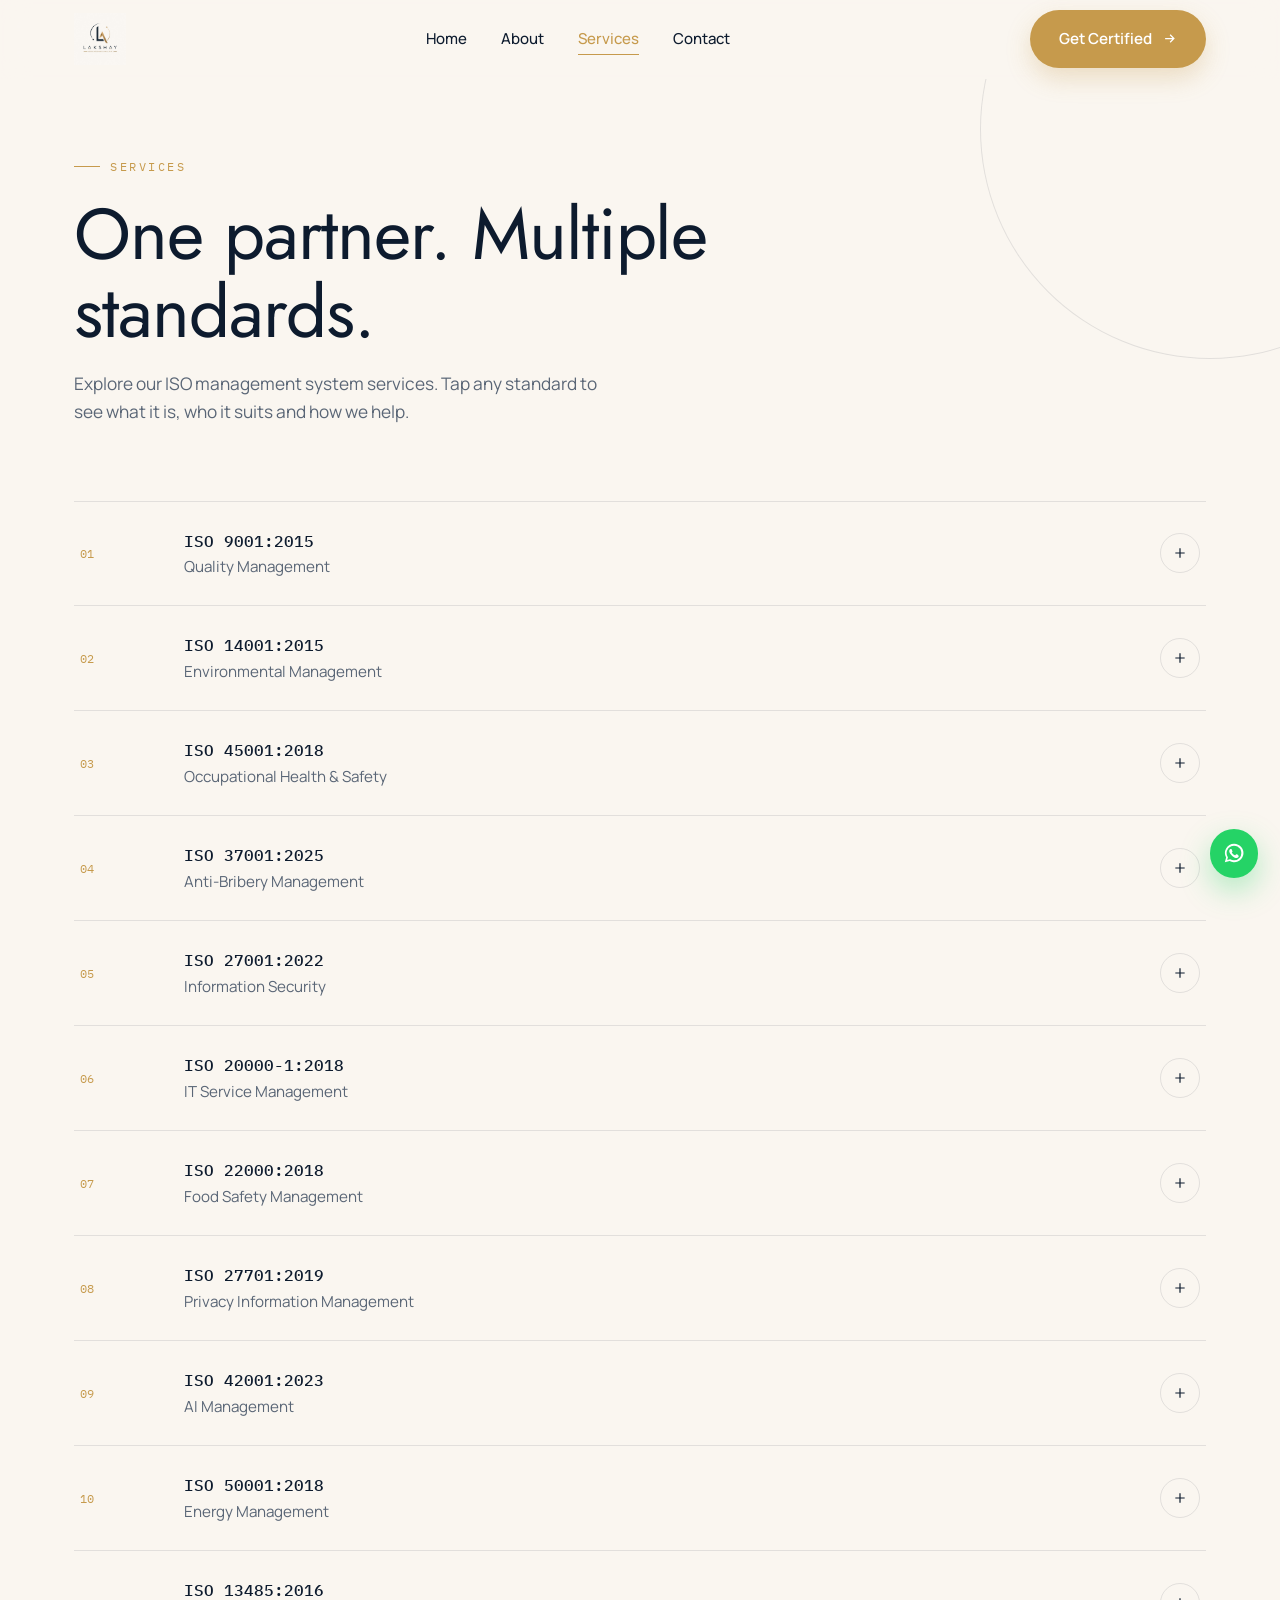
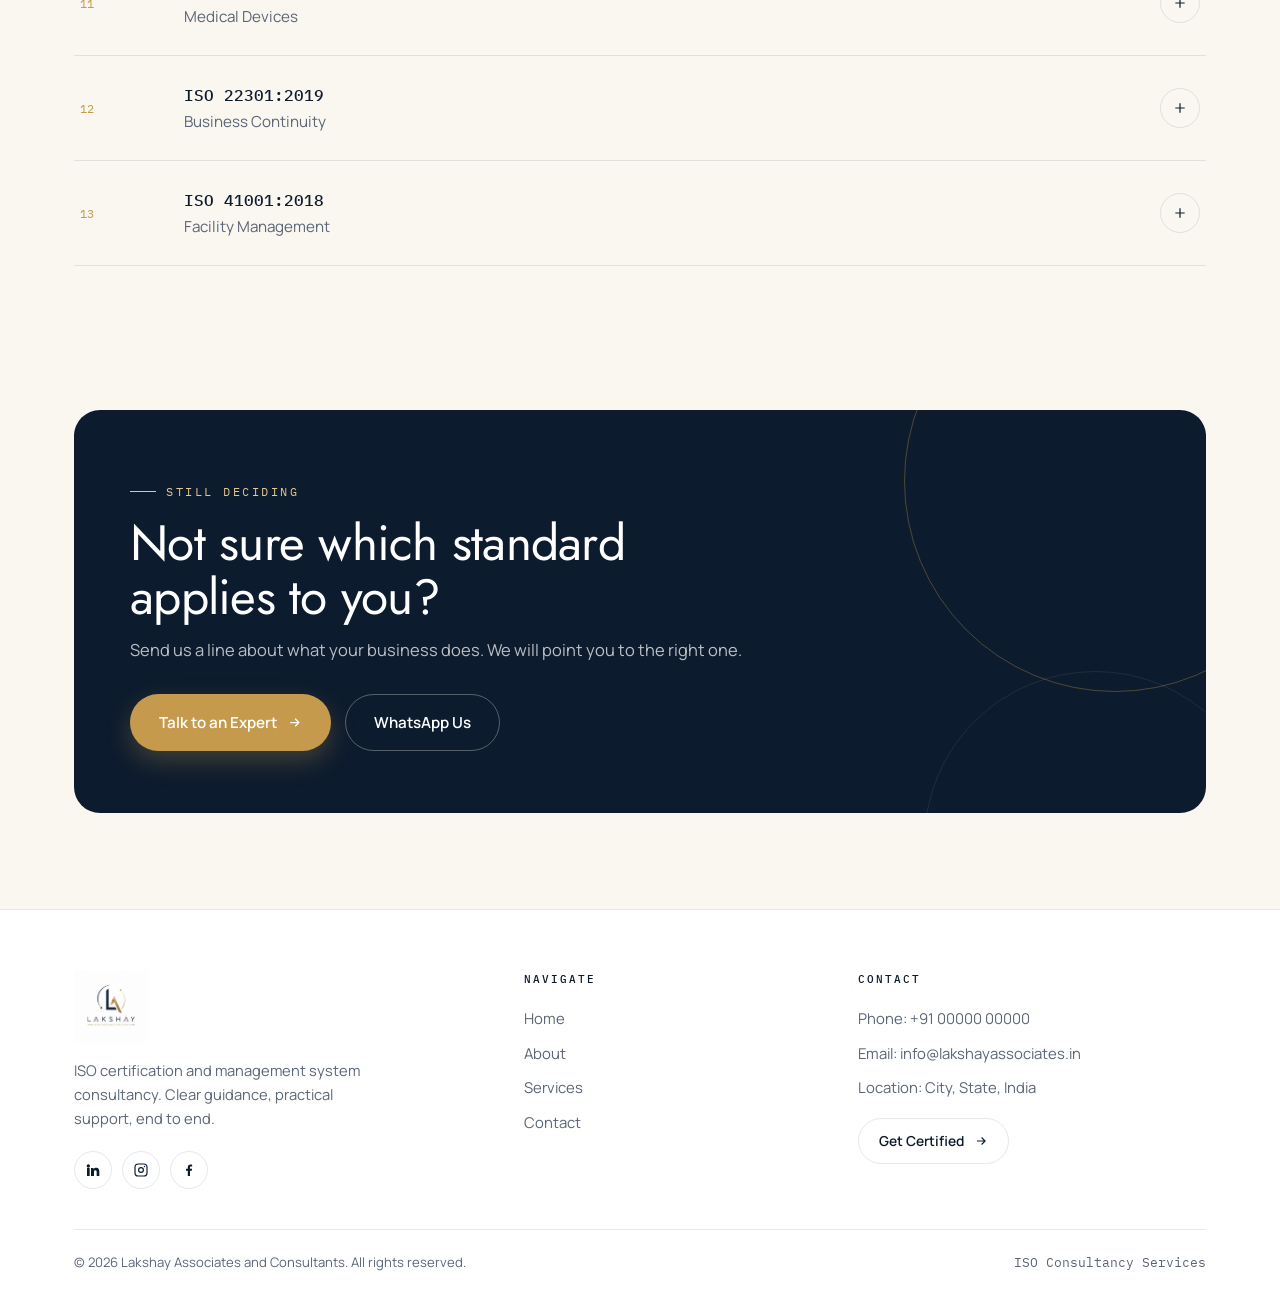
<file: services.html>
<!DOCTYPE html>
<html lang="en">
<head>
<meta charset="UTF-8">
<meta name="viewport" content="width=device-width, initial-scale=1.0">
<title>ISO Services | Lakshay Associates &amp; Consultants</title>
<meta name="description" content="ISO 9001, 14001, 45001, 27001, 22000 and more. Explore the 13 management system standards we consult on.">
<link rel="icon" href="logo.jpg">
<link rel="preconnect" href="https://fonts.googleapis.com">
<link rel="preconnect" href="https://fonts.gstatic.com" crossorigin>
<link href="https://fonts.googleapis.com/css2?family=Jost:wght@300;400;500&family=Manrope:wght@400;500;600;700&family=IBM+Plex+Mono:wght@400;500&display=swap" rel="stylesheet">
<link rel="stylesheet" href="style.css">
</head>
<body>
 
<div class="loader" id="loader"><div class="loader__ring"></div></div>
 
<header class="nav" id="nav">
  <div class="container nav__inner">
    <a class="brand" href="index.html"><img src="logo.jpg" alt="Lakshay Associates and Consultants"></a>
    <nav class="nav__links" id="menu">
      <a href="index.html">Home</a>
      <a href="about.html">About</a>
      <a href="services.html" class="is-active">Services</a>
      <a href="contact.html">Contact</a>
      <a href="contact.html" class="btn btn--gold">Get Certified
        <svg width="15" height="15" viewBox="0 0 24 24" fill="none" stroke="currentColor" stroke-width="2"><path d="M5 12h14M13 6l6 6-6 6"/></svg>
      </a>
    </nav>
    <a href="contact.html" class="btn btn--gold nav__cta">Get Certified
      <svg width="15" height="15" viewBox="0 0 24 24" fill="none" stroke="currentColor" stroke-width="2"><path d="M5 12h14M13 6l6 6-6 6"/></svg>
    </a>
    <button class="nav__burger" id="burger" aria-label="Open menu" aria-expanded="false">
      <span></span><span></span><span></span>
    </button>
  </div>
</header>
 
<main>
 
<section class="pagehead">
  <div class="pagehead__arc"></div>
  <div class="container">
    <span class="eyebrow">Services</span>
    <h1>One partner. Multiple standards.</h1>
    <p>Explore our ISO management system services. Tap any standard to see what it is, who it suits and how we help.</p>
  </div>
</section>
 
<section class="section--tight" style="padding-top:20px;">
  <div class="container">
    <div id="serviceList" class="reveal"><!-- built by script.js --></div>
  </div>
</section>
 
<section class="section--tight" style="padding-bottom:96px;">
  <div class="container">
    <div class="band reveal">
      <div class="band__inner">
        <span class="eyebrow">Still Deciding</span>
        <h2>Not sure which standard applies to you?</h2>
        <p>Send us a line about what your business does. We will point you to the right one.</p>
        <div class="band__actions">
          <a href="contact.html" class="btn btn--gold">Talk to an Expert
            <svg width="15" height="15" viewBox="0 0 24 24" fill="none" stroke="currentColor" stroke-width="2"><path d="M5 12h14M13 6l6 6-6 6"/></svg>
          </a>
          <a href="https://wa.me/910000000000" target="_blank" rel="noopener" class="btn btn--outline-light">WhatsApp Us</a>
        </div>
      </div>
    </div>
  </div>
</section>
 
</main>
 
<footer class="footer">
  <div class="container">
    <div class="footer__grid">
      <div class="footer__brand">
        <img src="logo.jpg" alt="Lakshay Associates and Consultants">
        <p>ISO certification and management system consultancy. Clear guidance, practical support, end to end.</p>
        <div class="footer__social">
          <a href="#" aria-label="LinkedIn"><svg width="16" height="16" viewBox="0 0 24 24" fill="currentColor"><path d="M4.98 3.5a2.5 2.5 0 1 1 0 5 2.5 2.5 0 0 1 0-5zM3 9h4v12H3zM9 9h3.8v1.7h.1a4.2 4.2 0 0 1 3.8-2c4 0 4.8 2.6 4.8 6V21h-4v-5.6c0-1.3 0-3-1.9-3s-2.1 1.4-2.1 2.9V21H9z"/></svg></a>
          <a href="#" aria-label="Instagram"><svg width="16" height="16" viewBox="0 0 24 24" fill="none" stroke="currentColor" stroke-width="1.8"><rect x="3" y="3" width="18" height="18" rx="5"/><circle cx="12" cy="12" r="3.6"/><circle cx="17.2" cy="6.8" r="1" fill="currentColor" stroke="none"/></svg></a>
          <a href="#" aria-label="Facebook"><svg width="16" height="16" viewBox="0 0 24 24" fill="currentColor"><path d="M13.5 21v-8h2.7l.4-3h-3.1V8.2c0-.9.3-1.5 1.5-1.5h1.7V4c-.3 0-1.3-.1-2.4-.1-2.4 0-4.1 1.5-4.1 4.2V10H7.5v3h2.7v8z"/></svg></a>
        </div>
      </div>
      <div>
        <h4>Navigate</h4>
        <ul class="footer__list">
          <li><a href="index.html">Home</a></li>
          <li><a href="about.html">About</a></li>
          <li><a href="services.html">Services</a></li>
          <li><a href="contact.html">Contact</a></li>
        </ul>
      </div>
      <div>
        <h4>Contact</h4>
        <ul class="footer__list">
          <li><a href="tel:+910000000000">Phone: +91 00000 00000</a></li>
          <li><a href="mailto:info@lakshayassociates.in">Email: info@lakshayassociates.in</a></li>
          <li>Location: City, State, India</li>
        </ul>
        <a href="contact.html" class="btn btn--ghost" style="margin-top:18px;padding:11px 20px;font-size:0.86rem;">Get Certified
          <svg width="14" height="14" viewBox="0 0 24 24" fill="none" stroke="currentColor" stroke-width="2"><path d="M5 12h14M13 6l6 6-6 6"/></svg>
        </a>
      </div>
    </div>
    <div class="footer__bottom">
      <span>&copy; <span id="year">2026</span> Lakshay Associates and Consultants. All rights reserved.</span>
      <span class="mono">ISO Consultancy Services</span>
    </div>
  </div>
</footer>
 
<a class="wa" href="https://wa.me/910000000000" target="_blank" rel="noopener" aria-label="Chat with us on WhatsApp">
  <svg width="22" height="22" viewBox="0 0 24 24" fill="currentColor"><path d="M12 2a10 10 0 0 0-8.6 15L2 22l5.2-1.4A10 10 0 1 0 12 2zm0 18a8 8 0 0 1-4.1-1.1l-.3-.2-3 .8.8-2.9-.2-.3A8 8 0 1 1 12 20zm4.5-5.9c-.2-.1-1.4-.7-1.6-.8s-.4-.1-.6.1-.6.8-.8 1-.3.2-.6.1a6.6 6.6 0 0 1-3.2-2.8c-.2-.4.2-.4.6-1.2a.5.5 0 0 0 0-.5c0-.1-.6-1.4-.8-1.9s-.4-.4-.6-.4h-.5a1 1 0 0 0-.7.3 2.9 2.9 0 0 0-.9 2.2 5 5 0 0 0 1.1 2.7 11.5 11.5 0 0 0 4.4 3.9c1.6.7 2.2.7 3 .6a2.6 2.6 0 0 0 1.7-1.2 2.1 2.1 0 0 0 .1-1.2c0-.1-.2-.2-.5-.3z"/></svg>
  <span>Chat with us</span>
</a>
 
<script src="script.js"></script>
</body>
</html>
</file>
<file: style.css>
/* =========================================================
   LAKSHAY ASSOCIATES AND CONSULTANTS
   style.css  -  one stylesheet for all 4 pages
   Sections are labelled so you can find things easily.
   ========================================================= */
 
/* ---------- 1. BRAND TOKENS (change colours here only) ---------- */
:root {
  --navy: #0D1B2E;
  --navy-soft: #16283F;
  --navy-line: rgba(13, 27, 46, 0.10);
  --gold: #C69A4C;
  --gold-light: #E5C78E;
  --gold-wash: rgba(198, 154, 76, 0.12);
  --ivory: #FAF6F0;
  --paper: #FFFFFF;
  --ink: #172131;
  --muted: #5A6676;
 
  /* subtle service accents, used only in small doses */
  --a1: #0E7C63;   /* emerald */
  --a2: #1B7F92;   /* teal */
  --a3: #C15E4A;   /* soft coral */
  --a4: #6E63B5;   /* lavender */
  --a5: #BE7723;   /* warm orange */
  --a6: #2E77C2;   /* sky blue */
 
  --radius: 18px;
  --radius-lg: 26px;
  --shadow-sm: 0 2px 10px rgba(13, 27, 46, 0.05);
  --shadow-md: 0 14px 40px rgba(13, 27, 46, 0.08);
  --shadow-lg: 0 30px 70px rgba(13, 27, 46, 0.12);
  --max: 1180px;
  --ease: cubic-bezier(0.22, 1, 0.36, 1);
}
 
/* ---------- 2. RESET ---------- */
* { margin: 0; padding: 0; box-sizing: border-box; }
 
html { scroll-behavior: smooth; -webkit-text-size-adjust: 100%; }
 
body {
  font-family: 'Manrope', system-ui, sans-serif;
  background: var(--ivory);
  color: var(--ink);
  font-size: 16.5px;
  line-height: 1.65;
  overflow-x: hidden;
}
 
img { max-width: 100%; display: block; }
a { color: inherit; text-decoration: none; }
button, input, select, textarea { font: inherit; color: inherit; }
 
::selection { background: var(--gold); color: #fff; }
 
:focus-visible {
  outline: 2px solid var(--gold);
  outline-offset: 3px;
  border-radius: 4px;
}
 
/* ---------- 3. TYPE SCALE ---------- */
h1, h2, h3, .display {
  font-family: 'Jost', system-ui, sans-serif;
  font-weight: 400;
  color: var(--navy);
  line-height: 1.08;
  letter-spacing: -0.015em;
}
 
h1 { font-size: clamp(2.6rem, 6.2vw, 4.5rem); }
h2 { font-size: clamp(2rem, 4.2vw, 3.1rem); }
h3 { font-size: 1.2rem; letter-spacing: -0.005em; font-weight: 500; }
 
p { color: var(--muted); }
 
.eyebrow {
  font-family: 'IBM Plex Mono', monospace;
  font-size: 0.72rem;
  letter-spacing: 0.22em;
  text-transform: uppercase;
  color: var(--gold);
  display: inline-flex;
  align-items: center;
  gap: 10px;
}
.eyebrow::before {
  content: "";
  width: 26px; height: 1px;
  background: var(--gold);
  display: inline-block;
}
 
.lead { font-size: 1.1rem; max-width: 52ch; }
.mono { font-family: 'IBM Plex Mono', monospace; }
 
/* ---------- 4. LAYOUT ---------- */
.container { width: 100%; max-width: var(--max); margin: 0 auto; padding: 0 24px; }
.section { padding: 108px 0; }
.section--tight { padding: 72px 0; }
.section--paper { background: var(--paper); }
.section-head { max-width: 620px; margin-bottom: 54px; }
.section-head h2 { margin: 18px 0 14px; }
 
/* ---------- 5. BUTTONS ---------- */
.btn {
  display: inline-flex;
  align-items: center;
  gap: 10px;
  padding: 15px 28px;
  border-radius: 100px;
  border: 1px solid transparent;
  font-weight: 600;
  font-size: 0.95rem;
  cursor: pointer;
  transition: transform 0.35s var(--ease), background 0.3s ease, box-shadow 0.35s ease, color 0.3s ease;
}
.btn svg { transition: transform 0.35s var(--ease); }
.btn:hover { transform: translateY(-2px); }
.btn:hover svg { transform: translateX(4px); }
 
.btn--gold { background: var(--gold); color: #fff; box-shadow: 0 10px 24px rgba(198, 154, 76, 0.28); }
.btn--gold:hover { background: #B98B3C; }
 
.btn--navy { background: var(--navy); color: #fff; }
.btn--navy:hover { background: var(--navy-soft); }
 
.btn--ghost { border-color: var(--navy-line); color: var(--navy); background: transparent; }
.btn--ghost:hover { border-color: var(--gold); color: var(--gold); }
 
.btn--light { background: #fff; color: var(--navy); }
.btn--outline-light { border-color: rgba(255,255,255,0.3); color: #fff; }
.btn--outline-light:hover { border-color: var(--gold-light); color: var(--gold-light); }
 
/* ---------- 6. NAVIGATION ---------- */
.nav {
  position: sticky;
  top: 0;
  z-index: 90;
  background: rgba(250, 246, 240, 0.72);
  backdrop-filter: blur(14px);
  -webkit-backdrop-filter: blur(14px);
  border-bottom: 1px solid transparent;
  transition: border-color 0.3s ease, background 0.3s ease, box-shadow 0.3s ease;
}
.nav.is-stuck {
  border-bottom-color: var(--navy-line);
  box-shadow: 0 6px 24px rgba(13, 27, 46, 0.05);
}
.nav__inner {
  display: flex;
  align-items: center;
  justify-content: space-between;
  gap: 24px;
  height: 78px;
}
.brand img {
  height: 52px;
  width: auto;
  mix-blend-mode: multiply; /* hides the white square around the logo file */
}
.nav__links { display: flex; gap: 34px; align-items: center; }
.nav__links .btn { display: none; } /* only used inside the mobile menu */
.nav__links a {
  font-size: 0.94rem;
  font-weight: 500;
  color: var(--navy);
  position: relative;
  padding: 4px 0;
}
.nav__links a::after {
  content: "";
  position: absolute;
  left: 0; bottom: 0;
  height: 1px; width: 0;
  background: var(--gold);
  transition: width 0.35s var(--ease);
}
.nav__links a:hover::after,
.nav__links a.is-active::after { width: 100%; }
.nav__links a.is-active { color: var(--gold); }
 
.nav__burger {
  display: none;
  background: none;
  border: 1px solid var(--navy-line);
  border-radius: 12px;
  width: 44px; height: 44px;
  cursor: pointer;
  position: relative;
}
.nav__burger span {
  position: absolute;
  left: 12px;
  width: 20px; height: 1.6px;
  background: var(--navy);
  transition: transform 0.3s var(--ease), opacity 0.2s ease;
}
.nav__burger span:nth-child(1) { top: 16px; }
.nav__burger span:nth-child(2) { top: 21px; }
.nav__burger span:nth-child(3) { top: 26px; }
.nav__burger.is-open span:nth-child(1) { transform: translateY(5px) rotate(45deg); }
.nav__burger.is-open span:nth-child(2) { opacity: 0; }
.nav__burger.is-open span:nth-child(3) { transform: translateY(-5px) rotate(-45deg); }
 
/* ---------- 7. HERO ---------- */
.hero { position: relative; padding: 74px 0 96px; overflow: hidden; }
.hero__grid {
  display: grid;
  grid-template-columns: 1.05fr 0.95fr;
  gap: 56px;
  align-items: center;
}
.hero h1 { margin: 22px 0 20px; }
.hero h1 em {
  font-style: normal;
  color: var(--gold);
  display: block;
}
.hero__sub {
  font-size: 1.22rem;
  color: var(--navy);
  font-weight: 500;
  max-width: 30ch;
  margin-bottom: 14px;
}
.hero__desc { max-width: 46ch; margin-bottom: 32px; }
.hero__actions { display: flex; flex-wrap: wrap; gap: 14px; }
 
/* the arc mark: the site signature, taken from the logo */
.orb { position: relative; aspect-ratio: 1; max-width: 480px; margin-left: auto; }
.orb svg { width: 100%; height: 100%; overflow: visible; }
.orb__arc {
  fill: none;
  stroke-linecap: round;
  stroke-dasharray: 900;
  stroke-dashoffset: 900;
  animation: draw 2.2s var(--ease) forwards;
}
.orb__arc--navy { stroke: var(--navy); stroke-width: 3; }
.orb__arc--gold { stroke: var(--gold); stroke-width: 3; animation-delay: 0.25s; }
.orb__ring {
  fill: none;
  stroke: var(--navy-line);
  stroke-width: 1;
  stroke-dasharray: 3 9;
  transform-origin: center;
  animation: spin 46s linear infinite;
}
@keyframes draw { to { stroke-dashoffset: 0; } }
@keyframes spin { to { transform: rotate(360deg); } }
 
.orb__core {
  position: absolute;
  inset: 24%;
  border-radius: 50%;
  background: radial-gradient(circle at 30% 25%, #fff, #F3ECE1);
  box-shadow: var(--shadow-md);
  display: grid;
  place-items: center;
  text-align: center;
}
.orb__count {
  font-family: 'Jost', sans-serif;
  font-size: 3.4rem;
  color: var(--navy);
  line-height: 1;
}
.orb__label {
  font-family: 'IBM Plex Mono', monospace;
  font-size: 0.62rem;
  letter-spacing: 0.16em;
  text-transform: uppercase;
  color: var(--muted);
  margin-top: 8px;
  display: block;
}
 
.chip {
  position: absolute;
  padding: 9px 16px;
  border-radius: 100px;
  background: rgba(255, 255, 255, 0.72);
  backdrop-filter: blur(10px);
  -webkit-backdrop-filter: blur(10px);
  border: 1px solid rgba(255, 255, 255, 0.9);
  box-shadow: var(--shadow-sm);
  font-family: 'IBM Plex Mono', monospace;
  font-size: 0.72rem;
  color: var(--navy);
  white-space: nowrap;
  animation: float 6s ease-in-out infinite;
}
.chip--1 { top: 8%; left: -4%; }
.chip--2 { top: 46%; right: -6%; animation-delay: 1.4s; }
.chip--3 { bottom: 9%; left: 4%; animation-delay: 2.6s; }
@keyframes float {
  0%, 100% { transform: translateY(0); }
  50% { transform: translateY(-10px); }
}
 
/* ---------- 8. TRUST STRIP ---------- */
.trust {
  border-top: 1px solid var(--navy-line);
  border-bottom: 1px solid var(--navy-line);
  background: var(--paper);
}
.trust__grid {
  display: grid;
  grid-template-columns: repeat(4, 1fr);
}
.trust__item {
  padding: 30px 26px;
  display: flex;
  align-items: center;
  gap: 14px;
  border-right: 1px solid var(--navy-line);
}
.trust__item:last-child { border-right: none; }
.trust__item svg { color: var(--gold); flex-shrink: 0; }
.trust__item span { font-weight: 600; font-size: 0.95rem; color: var(--navy); }
 
/* ---------- 9. INTRO / ABOUT BLOCK ---------- */
.intro__grid {
  display: grid;
  grid-template-columns: 0.9fr 1.1fr;
  gap: 64px;
  align-items: start;
}
.intro p + p { margin-top: 16px; }
.intro__link {
  display: inline-flex;
  align-items: center;
  gap: 10px;
  margin-top: 26px;
  font-weight: 700;
  color: var(--navy);
  border-bottom: 1px solid var(--gold);
  padding-bottom: 5px;
  transition: gap 0.3s var(--ease), color 0.3s ease;
}
.intro__link:hover { gap: 16px; color: var(--gold); }
 
.pillars { display: grid; gap: 14px; }
.pillar {
  background: var(--paper);
  border: 1px solid var(--navy-line);
  border-radius: var(--radius);
  padding: 22px 24px;
  display: flex;
  gap: 18px;
  align-items: flex-start;
  transition: transform 0.4s var(--ease), box-shadow 0.4s ease;
}
.pillar:hover { transform: translateX(6px); box-shadow: var(--shadow-sm); }
.pillar__no {
  font-family: 'IBM Plex Mono', monospace;
  font-size: 0.72rem;
  color: var(--gold);
  padding-top: 4px;
}
.pillar h3 { margin-bottom: 4px; }
.pillar p { font-size: 0.94rem; }
 
/* ---------- 10. SERVICE CARDS ---------- */
.cards {
  display: grid;
  grid-template-columns: repeat(auto-fill, minmax(250px, 1fr));
  gap: 18px;
}
.card {
  position: relative;
  background: var(--paper);
  border: 1px solid var(--navy-line);
  border-radius: var(--radius);
  padding: 26px 24px 22px;
  overflow: hidden;
  display: flex;
  flex-direction: column;
  gap: 16px;
  transition: transform 0.45s var(--ease), box-shadow 0.45s ease, border-color 0.3s ease;
}
.card::after {
  /* quarter arc that sweeps in on hover, echoing the logo */
  content: "";
  position: absolute;
  right: -46px; top: -46px;
  width: 120px; height: 120px;
  border-radius: 50%;
  border: 1.5px solid var(--accent, var(--gold));
  opacity: 0;
  transform: scale(0.7);
  transition: opacity 0.45s ease, transform 0.55s var(--ease);
}
.card:hover { transform: translateY(-6px); box-shadow: var(--shadow-md); border-color: transparent; }
.card:hover::after { opacity: 0.35; transform: scale(1); }
 
.card__icon {
  width: 46px; height: 46px;
  border-radius: 13px;
  display: grid;
  place-items: center;
  background: var(--gold-wash); /* fallback for older browsers */
  background: color-mix(in srgb, var(--accent, var(--gold)) 12%, transparent);
  color: var(--accent, var(--gold));
}
.card__code {
  font-family: 'IBM Plex Mono', monospace;
  font-size: 0.98rem;
  color: var(--navy);
  font-weight: 500;
  letter-spacing: -0.01em;
}
.card__name { font-size: 0.92rem; color: var(--muted); margin-top: 2px; }
.card__more {
  margin-top: auto;
  display: flex;
  align-items: center;
  gap: 8px;
  font-size: 0.8rem;
  font-weight: 600;
  color: var(--accent, var(--gold));
  text-transform: uppercase;
  letter-spacing: 0.08em;
}
.card__more svg { transition: transform 0.35s var(--ease); }
.card:hover .card__more svg { transform: translateX(4px); }
 
/* ---------- 11. JOURNEY (home) ---------- */
.journey { display: grid; grid-template-columns: repeat(4, 1fr); gap: 0; margin-top: 20px; }
.step { position: relative; padding: 34px 26px 30px; }
.step + .step { border-left: 1px solid var(--navy-line); }
.step__dot {
  width: 12px; height: 12px;
  border-radius: 50%;
  background: var(--gold);
  margin-bottom: 22px;
  position: relative;
}
.step__dot::before {
  content: "";
  position: absolute;
  inset: -7px;
  border: 1px solid var(--gold-wash);
  border-radius: 50%;
}
.step__no {
  font-family: 'IBM Plex Mono', monospace;
  font-size: 0.72rem;
  color: var(--gold);
  display: block;
  margin-bottom: 8px;
}
.step h3 { margin-bottom: 8px; }
.step p { font-size: 0.94rem; }
 
/* ---------- 12. NAVY CTA BAND ---------- */
.band {
  background: var(--navy);
  color: #fff;
  border-radius: var(--radius-lg);
  padding: 62px 56px;
  position: relative;
  overflow: hidden;
}
.band::before {
  content: "";
  position: absolute;
  right: -120px; top: -140px;
  width: 420px; height: 420px;
  border-radius: 50%;
  border: 1px solid rgba(198, 154, 76, 0.35);
}
.band::after {
  content: "";
  position: absolute;
  right: -60px; bottom: -200px;
  width: 340px; height: 340px;
  border-radius: 50%;
  border: 1px solid rgba(255, 255, 255, 0.08);
}
.band__inner { position: relative; z-index: 1; max-width: 640px; }
.band h2 { color: #fff; margin: 16px 0 12px; }
.band p { color: rgba(255, 255, 255, 0.72); margin-bottom: 30px; }
.band .eyebrow { color: var(--gold-light); }
.band .eyebrow::before { background: var(--gold-light); }
.band__actions { display: flex; flex-wrap: wrap; gap: 14px; }
 
.closing { text-align: center; }
.closing h2 { margin: 18px 0 14px; }
.closing p { margin: 0 auto 32px; max-width: 44ch; }
.closing .band__actions { justify-content: center; }
.closing .eyebrow { justify-content: center; }
 
/* ---------- 13. FOOTER ---------- */
.footer {
  background: var(--paper);
  border-top: 1px solid var(--navy-line);
  padding: 60px 0 28px;
}
.footer__grid {
  display: grid;
  grid-template-columns: 1.4fr 1fr 1.2fr;
  gap: 44px;
  padding-bottom: 40px;
}
.footer__brand img { height: 74px; mix-blend-mode: multiply; margin-bottom: 14px; }
.footer__brand p { font-size: 0.92rem; max-width: 32ch; }
.footer h4 {
  font-family: 'IBM Plex Mono', monospace;
  font-size: 0.7rem;
  letter-spacing: 0.18em;
  text-transform: uppercase;
  color: var(--navy);
  margin-bottom: 18px;
  font-weight: 500;
}
.footer__list { list-style: none; display: grid; gap: 10px; }
.footer__list a, .footer__list li { font-size: 0.93rem; color: var(--muted); }
.footer__list a:hover { color: var(--gold); }
.footer__social { display: flex; gap: 10px; margin-top: 20px; }
.footer__social a {
  width: 38px; height: 38px;
  border: 1px solid var(--navy-line);
  border-radius: 50%;
  display: grid;
  place-items: center;
  color: var(--navy);
  transition: background 0.3s ease, color 0.3s ease, border-color 0.3s ease;
}
.footer__social a:hover { background: var(--navy); color: #fff; border-color: var(--navy); }
.footer__bottom {
  border-top: 1px solid var(--navy-line);
  padding-top: 22px;
  display: flex;
  justify-content: space-between;
  gap: 14px;
  flex-wrap: wrap;
  font-size: 0.82rem;
  color: var(--muted);
}
 
/* ---------- 14. FLOATING WHATSAPP ---------- */
.wa {
  position: fixed;
  right: 22px; bottom: 22px;
  z-index: 80;
  display: flex;
  align-items: center;
  gap: 0;
  background: #25D366;
  color: #fff;
  border-radius: 100px;
  padding: 13px;
  box-shadow: 0 12px 30px rgba(37, 211, 102, 0.35);
  transition: gap 0.35s var(--ease), padding 0.35s var(--ease);
}
.wa span {
  max-width: 0;
  overflow: hidden;
  white-space: nowrap;
  font-size: 0.88rem;
  font-weight: 600;
  transition: max-width 0.4s var(--ease);
}
.wa:hover { gap: 9px; padding: 13px 20px 13px 15px; }
.wa:hover span { max-width: 130px; }
 
/* ---------- 15. PAGE HEADER (inner pages) ---------- */
.pagehead { padding: 68px 0 54px; position: relative; overflow: hidden; }
.pagehead h1 { max-width: 16ch; margin: 20px 0 18px; }
.pagehead p { max-width: 50ch; font-size: 1.08rem; }
.pagehead__arc {
  position: absolute;
  right: -160px; top: -180px;
  width: 460px; height: 460px;
  border-radius: 50%;
  border: 1px solid var(--navy-line);
  border-top-color: var(--gold);
  pointer-events: none;
}
 
/* ---------- 16. ABOUT PAGE ---------- */
.belief {
  display: grid;
  grid-template-columns: repeat(3, 1fr);
  gap: 18px;
}
.belief__item {
  background: var(--paper);
  border: 1px solid var(--navy-line);
  border-radius: var(--radius);
  padding: 34px 28px;
}
.belief__item .mono { color: var(--gold); font-size: 0.78rem; }
.belief__item h3 { margin: 16px 0 8px; }
.belief__item p { font-size: 0.94rem; }
 
.approach { display: grid; grid-template-columns: repeat(3, 1fr); gap: 46px; }
.approach__col h3 { margin-bottom: 10px; }
.approach__col .rule { width: 34px; height: 2px; background: var(--gold); margin-bottom: 20px; }
 
/* ---------- 17. SERVICES PAGE ACCORDION ---------- */
.svc { border-top: 1px solid var(--navy-line); }
.svc:last-of-type { border-bottom: 1px solid var(--navy-line); }
.svc__head {
  width: 100%;
  background: none;
  border: none;
  cursor: pointer;
  display: grid;
  grid-template-columns: 84px 1fr auto;
  align-items: center;
  gap: 20px;
  padding: 26px 6px;
  text-align: left;
  transition: padding-left 0.35s var(--ease);
}
.svc__head:hover { padding-left: 16px; }
.svc__index { font-family: 'IBM Plex Mono', monospace; font-size: 0.78rem; color: var(--gold); }
.svc__title { display: flex; flex-direction: column; }
.svc__code { font-family: 'IBM Plex Mono', monospace; font-size: 1.02rem; color: var(--navy); font-weight: 500; }
.svc__name { font-size: 0.95rem; color: var(--muted); }
.svc__toggle {
  width: 40px; height: 40px;
  border-radius: 50%;
  border: 1px solid var(--navy-line);
  display: grid;
  place-items: center;
  color: var(--navy);
  transition: transform 0.4s var(--ease), background 0.3s ease, color 0.3s ease;
  flex-shrink: 0;
}
.svc.is-open .svc__toggle { transform: rotate(45deg); background: var(--navy); color: #fff; border-color: var(--navy); }
.svc__panel {
  max-height: 0;
  overflow: hidden;
  transition: max-height 0.55s var(--ease);
}
.svc__inner {
  display: grid;
  grid-template-columns: 84px 1fr;
  gap: 20px;
  padding: 0 6px 34px;
}
.svc__body { display: grid; grid-template-columns: repeat(3, 1fr); gap: 30px; }
.svc__body h4 {
  font-family: 'IBM Plex Mono', monospace;
  font-size: 0.68rem;
  letter-spacing: 0.16em;
  text-transform: uppercase;
  color: var(--gold);
  margin-bottom: 8px;
  font-weight: 500;
}
.svc__body p { font-size: 0.95rem; }
.svc__cta { grid-column: 1 / -1; margin-top: 4px; }
 
/* ---------- 18. CONTACT PAGE ---------- */
.contact__grid { display: grid; grid-template-columns: 1.15fr 0.85fr; gap: 46px; align-items: start; }
.form {
  background: var(--paper);
  border: 1px solid var(--navy-line);
  border-radius: var(--radius-lg);
  padding: 38px;
  box-shadow: var(--shadow-sm);
}
.field { margin-bottom: 20px; }
.field label {
  display: block;
  font-family: 'IBM Plex Mono', monospace;
  font-size: 0.68rem;
  letter-spacing: 0.14em;
  text-transform: uppercase;
  color: var(--navy);
  margin-bottom: 9px;
}
.field input, .field select, .field textarea {
  width: 100%;
  padding: 14px 16px;
  border: 1px solid var(--navy-line);
  border-radius: 12px;
  background: var(--ivory);
  transition: border-color 0.3s ease, background 0.3s ease;
}
.field textarea { min-height: 118px; resize: vertical; }
.field input:focus, .field select:focus, .field textarea:focus {
  outline: none;
  border-color: var(--gold);
  background: #fff;
}
.field--row { display: grid; grid-template-columns: 1fr 1fr; gap: 18px; }
.field small { display: block; margin-top: 7px; font-size: 0.78rem; color: #C0523E; min-height: 1em; }
.form__note { font-size: 0.82rem; margin-top: 14px; }
 
.reach { display: grid; gap: 12px; }
.reach__item {
  display: flex;
  gap: 16px;
  align-items: center;
  padding: 20px 22px;
  background: var(--paper);
  border: 1px solid var(--navy-line);
  border-radius: var(--radius);
  transition: border-color 0.3s ease, transform 0.35s var(--ease);
}
.reach__item:hover { border-color: var(--gold); transform: translateX(5px); }
.reach__icon {
  width: 42px; height: 42px;
  border-radius: 12px;
  background: var(--gold-wash);
  color: var(--gold);
  display: grid;
  place-items: center;
  flex-shrink: 0;
}
.reach__item h4 {
  font-family: 'Manrope', sans-serif;
  font-size: 0.95rem;
  letter-spacing: 0;
  text-transform: none;
  margin: 0 0 2px;
  color: var(--navy);
  font-weight: 600;
}
.reach__item p { font-size: 0.86rem; margin: 0; }
 
.map {
  margin-top: 12px;
  border-radius: var(--radius);
  overflow: hidden;
  border: 1px solid var(--navy-line);
  background: var(--paper);
}
.map iframe { width: 100%; height: 260px; border: 0; display: block; }
.map__placeholder {
  height: 260px;
  display: grid;
  place-items: center;
  text-align: center;
  padding: 24px;
  background:
    repeating-linear-gradient(45deg, rgba(13,27,46,0.02) 0 12px, transparent 12px 24px),
    var(--ivory);
}
 
/* small tag used to mark anything that is not final content */
.tag-placeholder {
  display: inline-block;
  font-family: 'IBM Plex Mono', monospace;
  font-size: 0.62rem;
  letter-spacing: 0.14em;
  text-transform: uppercase;
  color: #9A7B3F;
  background: var(--gold-wash);
  border: 1px dashed rgba(198, 154, 76, 0.5);
  border-radius: 6px;
  padding: 3px 9px;
}
 
/* ---------- 19. SCROLL REVEAL ---------- */
.reveal {
  opacity: 0;
  transform: translateY(22px);
  transition: opacity 0.8s var(--ease), transform 0.8s var(--ease);
}
.reveal.is-in { opacity: 1; transform: none; }
 
/* ---------- 20. PAGE LOADER ---------- */
.loader {
  position: fixed;
  inset: 0;
  background: var(--ivory);
  z-index: 999;
  display: grid;
  place-items: center;
  transition: opacity 0.6s ease, visibility 0.6s ease;
}
.loader.is-done { opacity: 0; visibility: hidden; }
.loader__ring {
  width: 46px; height: 46px;
  border-radius: 50%;
  border: 2px solid var(--navy-line);
  border-top-color: var(--gold);
  animation: spin 0.9s linear infinite;
}
 
/* ---------- 21. RESPONSIVE ---------- */
@media (max-width: 980px) {
  .hero__grid { grid-template-columns: 1fr; gap: 44px; }
  .orb { max-width: 380px; margin: 0 auto; }
  .intro__grid { grid-template-columns: 1fr; gap: 36px; }
  .trust__grid { grid-template-columns: 1fr 1fr; }
  .trust__item:nth-child(2) { border-right: none; }
  .trust__item:nth-child(1), .trust__item:nth-child(2) { border-bottom: 1px solid var(--navy-line); }
  .journey { grid-template-columns: 1fr 1fr; }
  .step:nth-child(3) { border-left: none; }
  .step:nth-child(1), .step:nth-child(2) { border-bottom: 1px solid var(--navy-line); }
  .belief, .approach { grid-template-columns: 1fr; gap: 18px; }
  .footer__grid { grid-template-columns: 1fr 1fr; }
  .contact__grid { grid-template-columns: 1fr; }
  .svc__body { grid-template-columns: 1fr; gap: 22px; }
  .svc__inner { grid-template-columns: 1fr; }
}
 
@media (max-width: 760px) {
  .nav__burger { display: block; }
  .nav__cta { display: none; }
  .nav__links {
    position: fixed;
    top: 78px; left: 0; right: 0;
    background: var(--ivory);
    flex-direction: column;
    gap: 0;
    padding: 8px 24px 26px;
    border-bottom: 1px solid var(--navy-line);
    transform: translateY(-120%);
    transition: transform 0.45s var(--ease);
    box-shadow: var(--shadow-md);
  }
  .nav__links.is-open { transform: translateY(0); }
  .nav__links a { padding: 15px 0; border-bottom: 1px solid var(--navy-line); font-size: 1.05rem; }
  .nav__links .btn {
    display: inline-flex;
    margin-top: 18px;
    justify-content: center;
    border-bottom: none;
  }
 
  .section { padding: 72px 0; }
  .section--tight { padding: 56px 0; }
  .hero { padding: 46px 0 66px; }
  .hero__actions .btn { flex: 1 1 100%; justify-content: center; }
  .band { padding: 44px 26px; border-radius: 22px; }
  .band__actions .btn { flex: 1 1 100%; justify-content: center; }
  .form { padding: 26px 20px; }
  .field--row { grid-template-columns: 1fr; gap: 0; }
  .cards { grid-template-columns: 1fr; }
  .journey { grid-template-columns: 1fr; }
  .step { padding: 26px 0; }
  .step + .step { border-left: none; border-top: 1px solid var(--navy-line); }
  .step:nth-child(1), .step:nth-child(2) { border-bottom: none; }
  .footer__grid { grid-template-columns: 1fr; gap: 34px; }
  .svc__head { grid-template-columns: 1fr auto; gap: 14px; }
  .svc__index { display: none; }
  .chip--1 { left: -2%; }
  .chip--2 { right: -2%; }
  .wa span { display: none; }
}
 
/* ---------- 22. REDUCED MOTION ---------- */
@media (prefers-reduced-motion: reduce) {
  *, *::before, *::after {
    animation-duration: 0.01ms !important;
    animation-iteration-count: 1 !important;
    transition-duration: 0.01ms !important;
    scroll-behavior: auto !important;
  }
  .reveal { opacity: 1; transform: none; }
  .orb__arc { stroke-dashoffset: 0; }
}
</file>
